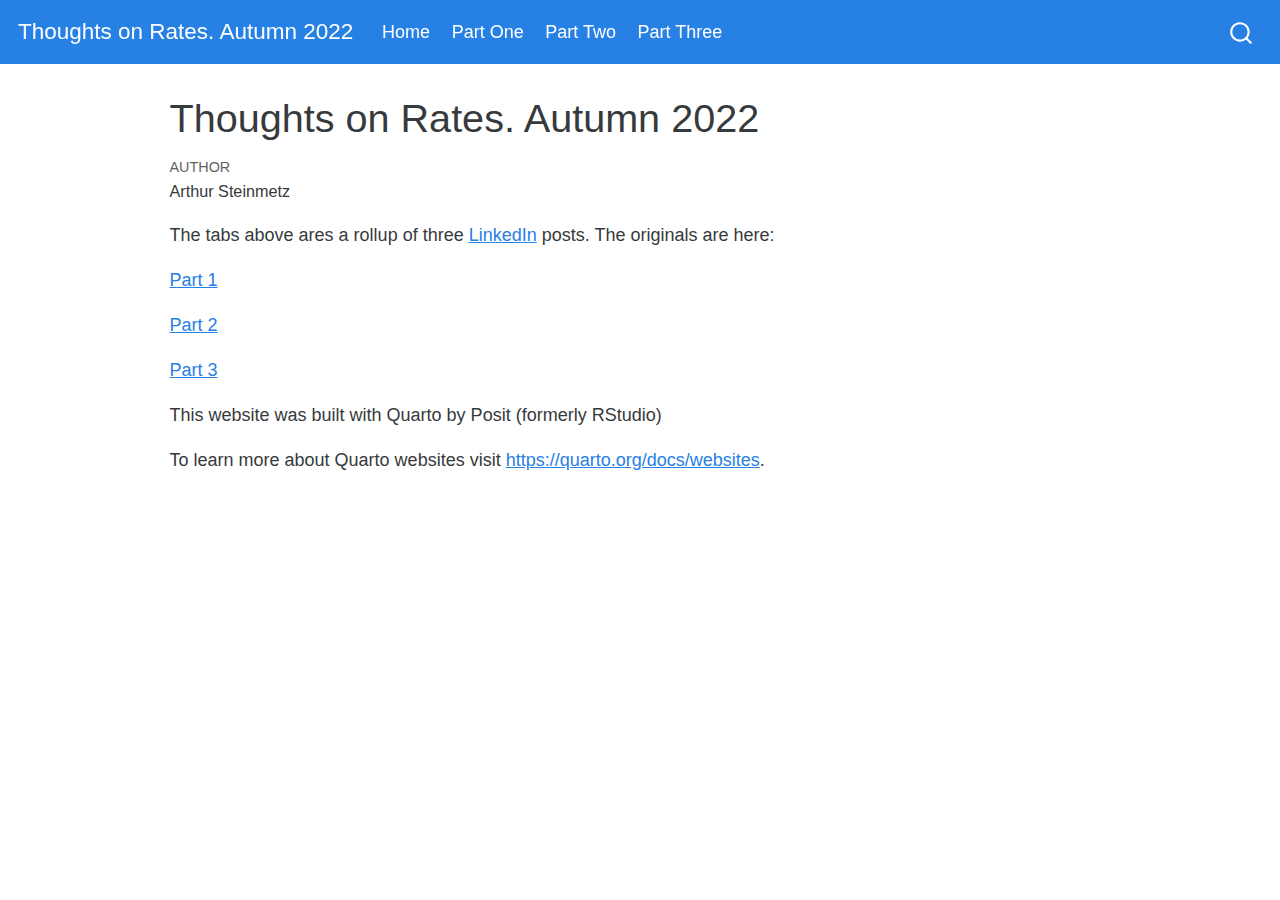
<file: docs/index.html>
<!DOCTYPE html>
<html xmlns="http://www.w3.org/1999/xhtml" lang="en" xml:lang="en"><head>

<meta charset="utf-8">
<meta name="generator" content="quarto-1.0.37">

<meta name="viewport" content="width=device-width, initial-scale=1.0, user-scalable=yes">

<meta name="author" content="Arthur Steinmetz">

<title>Thoughts on Rates. Autumn 2022</title>
<style>
code{white-space: pre-wrap;}
span.smallcaps{font-variant: small-caps;}
span.underline{text-decoration: underline;}
div.column{display: inline-block; vertical-align: top; width: 50%;}
div.hanging-indent{margin-left: 1.5em; text-indent: -1.5em;}
ul.task-list{list-style: none;}
</style>


<script src="site_libs/quarto-nav/quarto-nav.js"></script>
<script src="site_libs/quarto-nav/headroom.min.js"></script>
<script src="site_libs/clipboard/clipboard.min.js"></script>
<script src="site_libs/quarto-search/autocomplete.umd.js"></script>
<script src="site_libs/quarto-search/fuse.min.js"></script>
<script src="site_libs/quarto-search/quarto-search.js"></script>
<meta name="quarto:offset" content="./">
<script src="site_libs/quarto-html/quarto.js"></script>
<script src="site_libs/quarto-html/popper.min.js"></script>
<script src="site_libs/quarto-html/tippy.umd.min.js"></script>
<script src="site_libs/quarto-html/anchor.min.js"></script>
<link href="site_libs/quarto-html/tippy.css" rel="stylesheet">
<link href="site_libs/quarto-html/quarto-syntax-highlighting.css" rel="stylesheet" id="quarto-text-highlighting-styles">
<script src="site_libs/bootstrap/bootstrap.min.js"></script>
<link href="site_libs/bootstrap/bootstrap-icons.css" rel="stylesheet">
<link href="site_libs/bootstrap/bootstrap.min.css" rel="stylesheet" id="quarto-bootstrap" data-mode="light">
<script id="quarto-search-options" type="application/json">{
  "location": "navbar",
  "copy-button": false,
  "collapse-after": 3,
  "panel-placement": "end",
  "type": "overlay",
  "limit": 20,
  "language": {
    "search-no-results-text": "No results",
    "search-matching-documents-text": "matching documents",
    "search-copy-link-title": "Copy link to search",
    "search-hide-matches-text": "Hide additional matches",
    "search-more-match-text": "more match in this document",
    "search-more-matches-text": "more matches in this document",
    "search-clear-button-title": "Clear",
    "search-detached-cancel-button-title": "Cancel",
    "search-submit-button-title": "Submit"
  }
}</script>


<link rel="stylesheet" href="styles.css">
</head>

<body class="nav-fixed">

<div id="quarto-search-results"></div>
  <header id="quarto-header" class="headroom fixed-top">
    <nav class="navbar navbar-expand-lg navbar-dark ">
      <div class="navbar-container container-fluid">
      <a class="navbar-brand" href="./index.html">
    <span class="navbar-title">Thoughts on Rates. Autumn 2022</span>
  </a>
          <button class="navbar-toggler" type="button" data-bs-toggle="collapse" data-bs-target="#navbarCollapse" aria-controls="navbarCollapse" aria-expanded="false" aria-label="Toggle navigation" onclick="if (window.quartoToggleHeadroom) { window.quartoToggleHeadroom(); }">
  <span class="navbar-toggler-icon"></span>
</button>
          <div class="collapse navbar-collapse" id="navbarCollapse">
            <ul class="navbar-nav navbar-nav-scroll me-auto">
  <li class="nav-item">
    <a class="nav-link active" href="./index.html" aria-current="page">Home</a>
  </li>  
  <li class="nav-item">
    <a class="nav-link" href="./thoughts_pt1.html">Part One</a>
  </li>  
  <li class="nav-item">
    <a class="nav-link" href="./thoughts_pt2.html">Part Two</a>
  </li>  
  <li class="nav-item">
    <a class="nav-link" href="./thoughts_pt3.html">Part Three</a>
  </li>  
</ul>
              <div id="quarto-search" class="" title="Search"></div>
          </div> <!-- /navcollapse -->
      </div> <!-- /container-fluid -->
    </nav>
</header>
<!-- content -->
<div id="quarto-content" class="quarto-container page-columns page-rows-contents page-layout-article page-navbar">
<!-- sidebar -->
<!-- margin-sidebar -->
    <div id="quarto-margin-sidebar" class="sidebar margin-sidebar">
        
    </div>
<!-- main -->
<main class="content" id="quarto-document-content">

<header id="title-block-header" class="quarto-title-block default">
<div class="quarto-title">
<h1 class="title">Thoughts on Rates. Autumn 2022</h1>
</div>



<div class="quarto-title-meta">

    <div>
    <div class="quarto-title-meta-heading">Author</div>
    <div class="quarto-title-meta-contents">
             <p>Arthur Steinmetz </p>
          </div>
  </div>
    
    
  </div>
  

</header>

<p>The tabs above ares a rollup of three <a href="https://www.linkedin.com/in/asteinmetz/">LinkedIn</a> posts. The originals are here:</p>
<p><a href="https://www.linkedin.com/pulse/thoughts-rates-chart-pack-fall-2022-part-one-arthur-steinmetz/">Part 1</a></p>
<p><a href="https://www.linkedin.com/pulse/thoughts-rates-chart-pack-fall-2022-part-2-arthur-steinmetz/">Part 2</a></p>
<p><a href="https://www.linkedin.com/pulse/thoughts-rates-chart-pack-fall-2022-part-3-arthur-steinmetz/">Part 3</a></p>
<p>This website was built with Quarto by Posit (formerly RStudio)</p>
<p>To learn more about Quarto websites visit <a href="https://quarto.org/docs/websites" class="uri">https://quarto.org/docs/websites</a>.</p>



</main> <!-- /main -->
<script id="quarto-html-after-body" type="application/javascript">
window.document.addEventListener("DOMContentLoaded", function (event) {
  const toggleBodyColorMode = (bsSheetEl) => {
    const mode = bsSheetEl.getAttribute("data-mode");
    const bodyEl = window.document.querySelector("body");
    if (mode === "dark") {
      bodyEl.classList.add("quarto-dark");
      bodyEl.classList.remove("quarto-light");
    } else {
      bodyEl.classList.add("quarto-light");
      bodyEl.classList.remove("quarto-dark");
    }
  }
  const toggleBodyColorPrimary = () => {
    const bsSheetEl = window.document.querySelector("link#quarto-bootstrap");
    if (bsSheetEl) {
      toggleBodyColorMode(bsSheetEl);
    }
  }
  toggleBodyColorPrimary();  
  const icon = "";
  const anchorJS = new window.AnchorJS();
  anchorJS.options = {
    placement: 'right',
    icon: icon
  };
  anchorJS.add('.anchored');
  const clipboard = new window.ClipboardJS('.code-copy-button', {
    target: function(trigger) {
      return trigger.previousElementSibling;
    }
  });
  clipboard.on('success', function(e) {
    // button target
    const button = e.trigger;
    // don't keep focus
    button.blur();
    // flash "checked"
    button.classList.add('code-copy-button-checked');
    var currentTitle = button.getAttribute("title");
    button.setAttribute("title", "Copied!");
    setTimeout(function() {
      button.setAttribute("title", currentTitle);
      button.classList.remove('code-copy-button-checked');
    }, 1000);
    // clear code selection
    e.clearSelection();
  });
  function tippyHover(el, contentFn) {
    const config = {
      allowHTML: true,
      content: contentFn,
      maxWidth: 500,
      delay: 100,
      arrow: false,
      appendTo: function(el) {
          return el.parentElement;
      },
      interactive: true,
      interactiveBorder: 10,
      theme: 'quarto',
      placement: 'bottom-start'
    };
    window.tippy(el, config); 
  }
  const noterefs = window.document.querySelectorAll('a[role="doc-noteref"]');
  for (var i=0; i<noterefs.length; i++) {
    const ref = noterefs[i];
    tippyHover(ref, function() {
      let href = ref.getAttribute('href');
      try { href = new URL(href).hash; } catch {}
      const id = href.replace(/^#\/?/, "");
      const note = window.document.getElementById(id);
      return note.innerHTML;
    });
  }
  var bibliorefs = window.document.querySelectorAll('a[role="doc-biblioref"]');
  for (var i=0; i<bibliorefs.length; i++) {
    const ref = bibliorefs[i];
    const cites = ref.parentNode.getAttribute('data-cites').split(' ');
    tippyHover(ref, function() {
      var popup = window.document.createElement('div');
      cites.forEach(function(cite) {
        var citeDiv = window.document.createElement('div');
        citeDiv.classList.add('hanging-indent');
        citeDiv.classList.add('csl-entry');
        var biblioDiv = window.document.getElementById('ref-' + cite);
        if (biblioDiv) {
          citeDiv.innerHTML = biblioDiv.innerHTML;
        }
        popup.appendChild(citeDiv);
      });
      return popup.innerHTML;
    });
  }
});
</script>
</div> <!-- /content -->



</body></html>
</file>
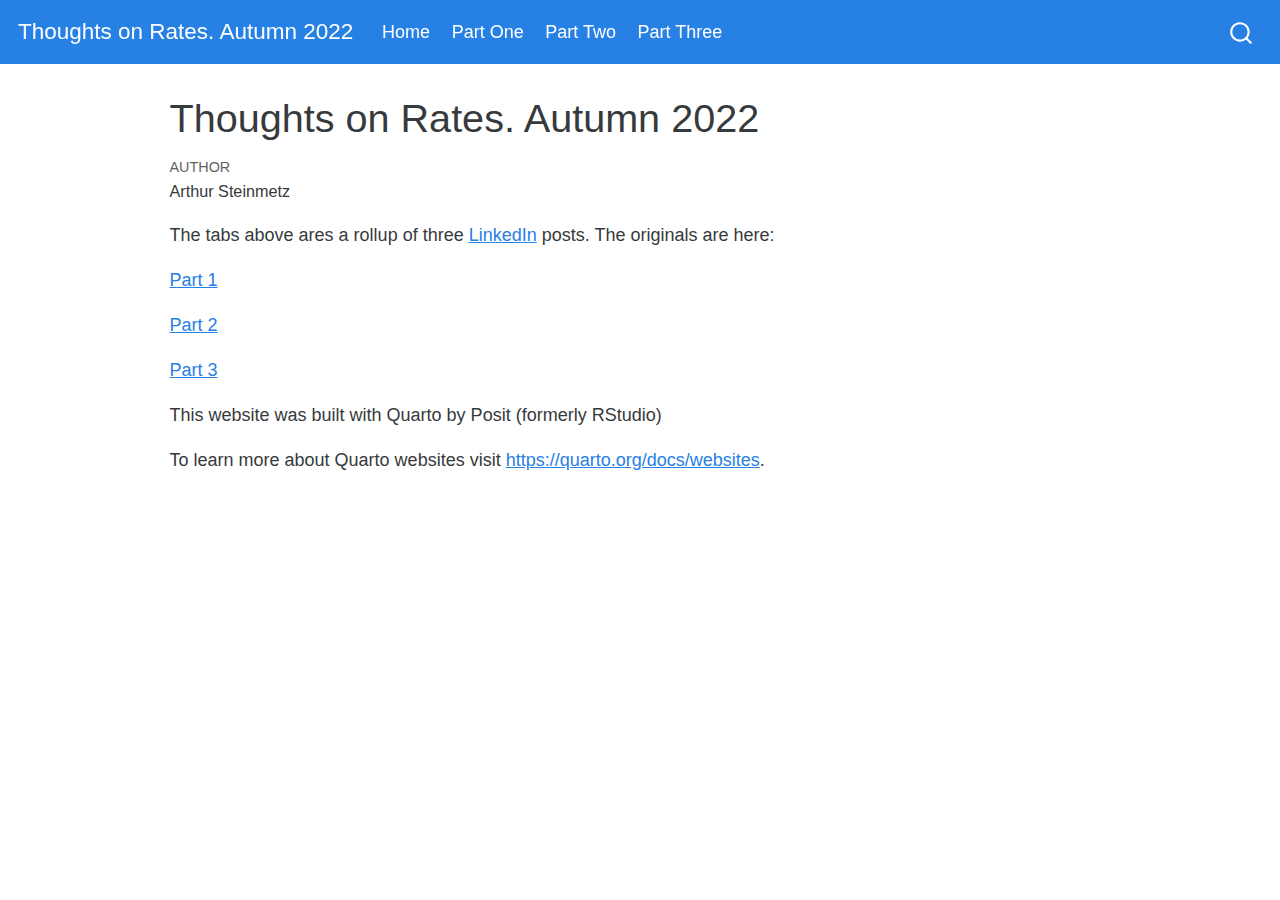
<file: site/index.html>
<!DOCTYPE html>
<html xmlns="http://www.w3.org/1999/xhtml" lang="en" xml:lang="en"><head>

<meta charset="utf-8">
<meta name="generator" content="quarto-1.0.37">

<meta name="viewport" content="width=device-width, initial-scale=1.0, user-scalable=yes">

<meta name="author" content="Arthur Steinmetz">

<title>Thoughts on Rates. Autumn 2022</title>
<style>
code{white-space: pre-wrap;}
span.smallcaps{font-variant: small-caps;}
span.underline{text-decoration: underline;}
div.column{display: inline-block; vertical-align: top; width: 50%;}
div.hanging-indent{margin-left: 1.5em; text-indent: -1.5em;}
ul.task-list{list-style: none;}
</style>


<script src="site_libs/quarto-nav/quarto-nav.js"></script>
<script src="site_libs/quarto-nav/headroom.min.js"></script>
<script src="site_libs/clipboard/clipboard.min.js"></script>
<script src="site_libs/quarto-search/autocomplete.umd.js"></script>
<script src="site_libs/quarto-search/fuse.min.js"></script>
<script src="site_libs/quarto-search/quarto-search.js"></script>
<meta name="quarto:offset" content="./">
<script src="site_libs/quarto-html/quarto.js"></script>
<script src="site_libs/quarto-html/popper.min.js"></script>
<script src="site_libs/quarto-html/tippy.umd.min.js"></script>
<script src="site_libs/quarto-html/anchor.min.js"></script>
<link href="site_libs/quarto-html/tippy.css" rel="stylesheet">
<link href="site_libs/quarto-html/quarto-syntax-highlighting.css" rel="stylesheet" id="quarto-text-highlighting-styles">
<script src="site_libs/bootstrap/bootstrap.min.js"></script>
<link href="site_libs/bootstrap/bootstrap-icons.css" rel="stylesheet">
<link href="site_libs/bootstrap/bootstrap.min.css" rel="stylesheet" id="quarto-bootstrap" data-mode="light">
<script id="quarto-search-options" type="application/json">{
  "location": "navbar",
  "copy-button": false,
  "collapse-after": 3,
  "panel-placement": "end",
  "type": "overlay",
  "limit": 20,
  "language": {
    "search-no-results-text": "No results",
    "search-matching-documents-text": "matching documents",
    "search-copy-link-title": "Copy link to search",
    "search-hide-matches-text": "Hide additional matches",
    "search-more-match-text": "more match in this document",
    "search-more-matches-text": "more matches in this document",
    "search-clear-button-title": "Clear",
    "search-detached-cancel-button-title": "Cancel",
    "search-submit-button-title": "Submit"
  }
}</script>


<link rel="stylesheet" href="styles.css">
</head>

<body class="nav-fixed">

<div id="quarto-search-results"></div>
  <header id="quarto-header" class="headroom fixed-top">
    <nav class="navbar navbar-expand-lg navbar-dark ">
      <div class="navbar-container container-fluid">
      <a class="navbar-brand" href="./index.html">
    <span class="navbar-title">Thoughts on Rates. Autumn 2022</span>
  </a>
          <button class="navbar-toggler" type="button" data-bs-toggle="collapse" data-bs-target="#navbarCollapse" aria-controls="navbarCollapse" aria-expanded="false" aria-label="Toggle navigation" onclick="if (window.quartoToggleHeadroom) { window.quartoToggleHeadroom(); }">
  <span class="navbar-toggler-icon"></span>
</button>
          <div class="collapse navbar-collapse" id="navbarCollapse">
            <ul class="navbar-nav navbar-nav-scroll me-auto">
  <li class="nav-item">
    <a class="nav-link active" href="./index.html" aria-current="page">Home</a>
  </li>  
  <li class="nav-item">
    <a class="nav-link" href="./thoughts_on_rates_pt1.html">Part One</a>
  </li>  
  <li class="nav-item">
    <a class="nav-link" href="./thoughts_on_rates_pt2.html">Part Two</a>
  </li>  
  <li class="nav-item">
    <a class="nav-link" href="./thoughts_on_rates_pt3.html">Part Three</a>
  </li>  
</ul>
              <div id="quarto-search" class="" title="Search"></div>
          </div> <!-- /navcollapse -->
      </div> <!-- /container-fluid -->
    </nav>
</header>
<!-- content -->
<div id="quarto-content" class="quarto-container page-columns page-rows-contents page-layout-article page-navbar">
<!-- sidebar -->
<!-- margin-sidebar -->
    <div id="quarto-margin-sidebar" class="sidebar margin-sidebar">
        
    </div>
<!-- main -->
<main class="content" id="quarto-document-content">

<header id="title-block-header" class="quarto-title-block default">
<div class="quarto-title">
<h1 class="title">Thoughts on Rates. Autumn 2022</h1>
</div>



<div class="quarto-title-meta">

    <div>
    <div class="quarto-title-meta-heading">Author</div>
    <div class="quarto-title-meta-contents">
             <p>Arthur Steinmetz </p>
          </div>
  </div>
    
    
  </div>
  

</header>

<p>The tabs above ares a rollup of three <a href="https://www.linkedin.com/in/asteinmetz/">LinkedIn</a> posts. The originals are here:</p>
<p><a href="https://www.linkedin.com/pulse/thoughts-rates-chart-pack-fall-2022-part-one-arthur-steinmetz/">Part 1</a></p>
<p><a href="https://www.linkedin.com/pulse/thoughts-rates-chart-pack-fall-2022-part-2-arthur-steinmetz/">Part 2</a></p>
<p><a href="https://www.linkedin.com/pulse/thoughts-rates-chart-pack-fall-2022-part-3-arthur-steinmetz/">Part 3</a></p>
<p>This website was built with Quarto by Posit (formerly RStudio)</p>
<p>To learn more about Quarto websites visit <a href="https://quarto.org/docs/websites" class="uri">https://quarto.org/docs/websites</a>.</p>



</main> <!-- /main -->
<script id="quarto-html-after-body" type="application/javascript">
window.document.addEventListener("DOMContentLoaded", function (event) {
  const toggleBodyColorMode = (bsSheetEl) => {
    const mode = bsSheetEl.getAttribute("data-mode");
    const bodyEl = window.document.querySelector("body");
    if (mode === "dark") {
      bodyEl.classList.add("quarto-dark");
      bodyEl.classList.remove("quarto-light");
    } else {
      bodyEl.classList.add("quarto-light");
      bodyEl.classList.remove("quarto-dark");
    }
  }
  const toggleBodyColorPrimary = () => {
    const bsSheetEl = window.document.querySelector("link#quarto-bootstrap");
    if (bsSheetEl) {
      toggleBodyColorMode(bsSheetEl);
    }
  }
  toggleBodyColorPrimary();  
  const icon = "";
  const anchorJS = new window.AnchorJS();
  anchorJS.options = {
    placement: 'right',
    icon: icon
  };
  anchorJS.add('.anchored');
  const clipboard = new window.ClipboardJS('.code-copy-button', {
    target: function(trigger) {
      return trigger.previousElementSibling;
    }
  });
  clipboard.on('success', function(e) {
    // button target
    const button = e.trigger;
    // don't keep focus
    button.blur();
    // flash "checked"
    button.classList.add('code-copy-button-checked');
    var currentTitle = button.getAttribute("title");
    button.setAttribute("title", "Copied!");
    setTimeout(function() {
      button.setAttribute("title", currentTitle);
      button.classList.remove('code-copy-button-checked');
    }, 1000);
    // clear code selection
    e.clearSelection();
  });
  function tippyHover(el, contentFn) {
    const config = {
      allowHTML: true,
      content: contentFn,
      maxWidth: 500,
      delay: 100,
      arrow: false,
      appendTo: function(el) {
          return el.parentElement;
      },
      interactive: true,
      interactiveBorder: 10,
      theme: 'quarto',
      placement: 'bottom-start'
    };
    window.tippy(el, config); 
  }
  const noterefs = window.document.querySelectorAll('a[role="doc-noteref"]');
  for (var i=0; i<noterefs.length; i++) {
    const ref = noterefs[i];
    tippyHover(ref, function() {
      let href = ref.getAttribute('href');
      try { href = new URL(href).hash; } catch {}
      const id = href.replace(/^#\/?/, "");
      const note = window.document.getElementById(id);
      return note.innerHTML;
    });
  }
  var bibliorefs = window.document.querySelectorAll('a[role="doc-biblioref"]');
  for (var i=0; i<bibliorefs.length; i++) {
    const ref = bibliorefs[i];
    const cites = ref.parentNode.getAttribute('data-cites').split(' ');
    tippyHover(ref, function() {
      var popup = window.document.createElement('div');
      cites.forEach(function(cite) {
        var citeDiv = window.document.createElement('div');
        citeDiv.classList.add('hanging-indent');
        citeDiv.classList.add('csl-entry');
        var biblioDiv = window.document.getElementById('ref-' + cite);
        if (biblioDiv) {
          citeDiv.innerHTML = biblioDiv.innerHTML;
        }
        popup.appendChild(citeDiv);
      });
      return popup.innerHTML;
    });
  }
});
</script>
</div> <!-- /content -->



</body></html>
</file>
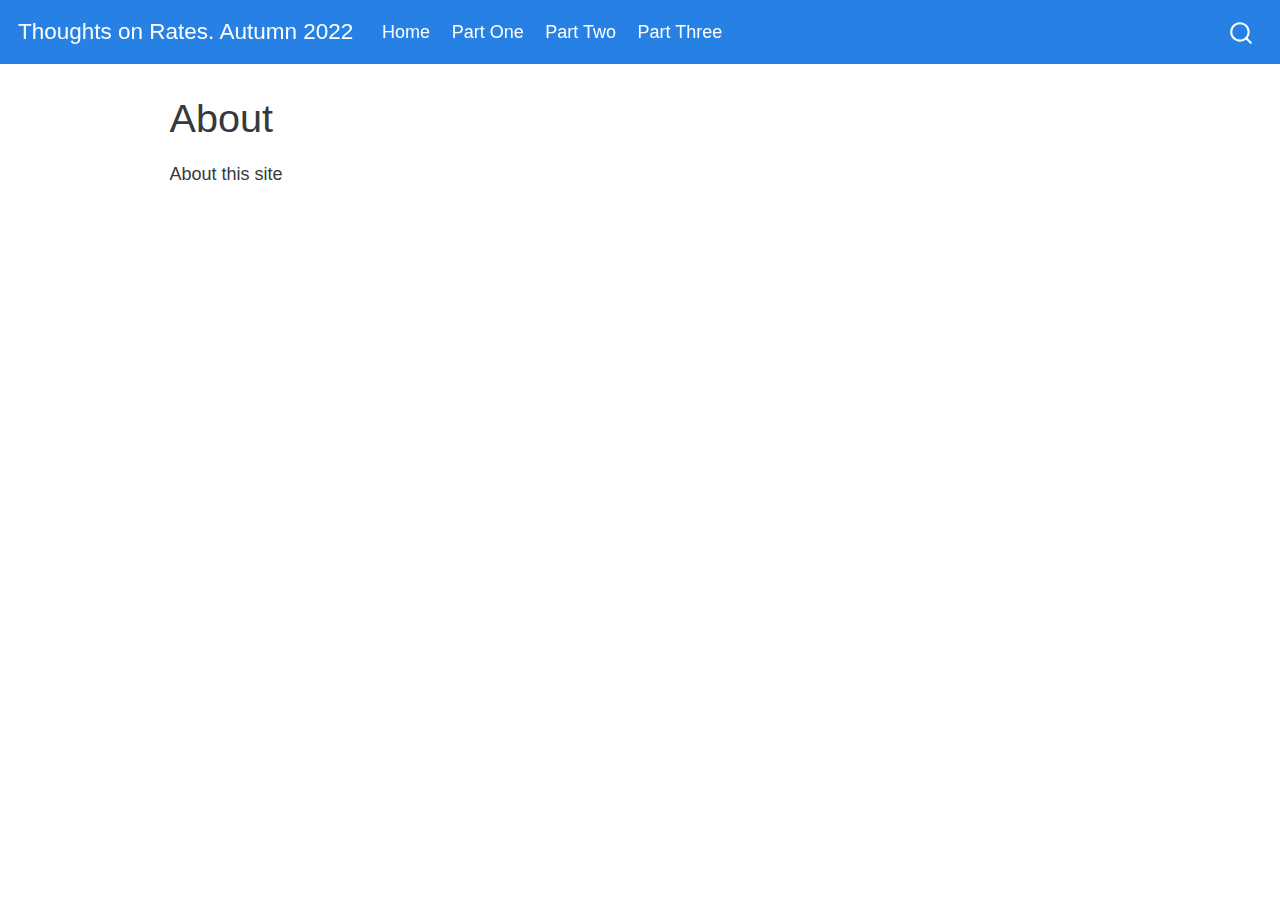
<file: docs/about.html>
<!DOCTYPE html>
<html xmlns="http://www.w3.org/1999/xhtml" lang="en" xml:lang="en"><head>

<meta charset="utf-8">
<meta name="generator" content="quarto-1.0.37">

<meta name="viewport" content="width=device-width, initial-scale=1.0, user-scalable=yes">


<title>Thoughts on Rates. Autumn 2022 - About</title>
<style>
code{white-space: pre-wrap;}
span.smallcaps{font-variant: small-caps;}
span.underline{text-decoration: underline;}
div.column{display: inline-block; vertical-align: top; width: 50%;}
div.hanging-indent{margin-left: 1.5em; text-indent: -1.5em;}
ul.task-list{list-style: none;}
</style>


<script src="site_libs/quarto-nav/quarto-nav.js"></script>
<script src="site_libs/quarto-nav/headroom.min.js"></script>
<script src="site_libs/clipboard/clipboard.min.js"></script>
<script src="site_libs/quarto-search/autocomplete.umd.js"></script>
<script src="site_libs/quarto-search/fuse.min.js"></script>
<script src="site_libs/quarto-search/quarto-search.js"></script>
<meta name="quarto:offset" content="./">
<script src="site_libs/quarto-html/quarto.js"></script>
<script src="site_libs/quarto-html/popper.min.js"></script>
<script src="site_libs/quarto-html/tippy.umd.min.js"></script>
<script src="site_libs/quarto-html/anchor.min.js"></script>
<link href="site_libs/quarto-html/tippy.css" rel="stylesheet">
<link href="site_libs/quarto-html/quarto-syntax-highlighting.css" rel="stylesheet" id="quarto-text-highlighting-styles">
<script src="site_libs/bootstrap/bootstrap.min.js"></script>
<link href="site_libs/bootstrap/bootstrap-icons.css" rel="stylesheet">
<link href="site_libs/bootstrap/bootstrap.min.css" rel="stylesheet" id="quarto-bootstrap" data-mode="light">
<script id="quarto-search-options" type="application/json">{
  "location": "navbar",
  "copy-button": false,
  "collapse-after": 3,
  "panel-placement": "end",
  "type": "overlay",
  "limit": 20,
  "language": {
    "search-no-results-text": "No results",
    "search-matching-documents-text": "matching documents",
    "search-copy-link-title": "Copy link to search",
    "search-hide-matches-text": "Hide additional matches",
    "search-more-match-text": "more match in this document",
    "search-more-matches-text": "more matches in this document",
    "search-clear-button-title": "Clear",
    "search-detached-cancel-button-title": "Cancel",
    "search-submit-button-title": "Submit"
  }
}</script>


<link rel="stylesheet" href="styles.css">
</head>

<body class="nav-fixed">

<div id="quarto-search-results"></div>
  <header id="quarto-header" class="headroom fixed-top">
    <nav class="navbar navbar-expand-lg navbar-dark ">
      <div class="navbar-container container-fluid">
      <a class="navbar-brand" href="./index.html">
    <span class="navbar-title">Thoughts on Rates. Autumn 2022</span>
  </a>
          <button class="navbar-toggler" type="button" data-bs-toggle="collapse" data-bs-target="#navbarCollapse" aria-controls="navbarCollapse" aria-expanded="false" aria-label="Toggle navigation" onclick="if (window.quartoToggleHeadroom) { window.quartoToggleHeadroom(); }">
  <span class="navbar-toggler-icon"></span>
</button>
          <div class="collapse navbar-collapse" id="navbarCollapse">
            <ul class="navbar-nav navbar-nav-scroll me-auto">
  <li class="nav-item">
    <a class="nav-link" href="./index.html">Home</a>
  </li>  
  <li class="nav-item">
    <a class="nav-link" href="./thoughts_pt1.html">Part One</a>
  </li>  
  <li class="nav-item">
    <a class="nav-link" href="./thoughts_pt2.html">Part Two</a>
  </li>  
  <li class="nav-item">
    <a class="nav-link" href="./thoughts_pt3.html">Part Three</a>
  </li>  
</ul>
              <div id="quarto-search" class="" title="Search"></div>
          </div> <!-- /navcollapse -->
      </div> <!-- /container-fluid -->
    </nav>
</header>
<!-- content -->
<div id="quarto-content" class="quarto-container page-columns page-rows-contents page-layout-article page-navbar">
<!-- sidebar -->
<!-- margin-sidebar -->
    <div id="quarto-margin-sidebar" class="sidebar margin-sidebar">
        
    </div>
<!-- main -->
<main class="content" id="quarto-document-content">

<header id="title-block-header" class="quarto-title-block default">
<div class="quarto-title">
<h1 class="title">About</h1>
</div>



<div class="quarto-title-meta">

    
    
  </div>
  

</header>

<p>About this site</p>



</main> <!-- /main -->
<script id="quarto-html-after-body" type="application/javascript">
window.document.addEventListener("DOMContentLoaded", function (event) {
  const toggleBodyColorMode = (bsSheetEl) => {
    const mode = bsSheetEl.getAttribute("data-mode");
    const bodyEl = window.document.querySelector("body");
    if (mode === "dark") {
      bodyEl.classList.add("quarto-dark");
      bodyEl.classList.remove("quarto-light");
    } else {
      bodyEl.classList.add("quarto-light");
      bodyEl.classList.remove("quarto-dark");
    }
  }
  const toggleBodyColorPrimary = () => {
    const bsSheetEl = window.document.querySelector("link#quarto-bootstrap");
    if (bsSheetEl) {
      toggleBodyColorMode(bsSheetEl);
    }
  }
  toggleBodyColorPrimary();  
  const icon = "";
  const anchorJS = new window.AnchorJS();
  anchorJS.options = {
    placement: 'right',
    icon: icon
  };
  anchorJS.add('.anchored');
  const clipboard = new window.ClipboardJS('.code-copy-button', {
    target: function(trigger) {
      return trigger.previousElementSibling;
    }
  });
  clipboard.on('success', function(e) {
    // button target
    const button = e.trigger;
    // don't keep focus
    button.blur();
    // flash "checked"
    button.classList.add('code-copy-button-checked');
    var currentTitle = button.getAttribute("title");
    button.setAttribute("title", "Copied!");
    setTimeout(function() {
      button.setAttribute("title", currentTitle);
      button.classList.remove('code-copy-button-checked');
    }, 1000);
    // clear code selection
    e.clearSelection();
  });
  function tippyHover(el, contentFn) {
    const config = {
      allowHTML: true,
      content: contentFn,
      maxWidth: 500,
      delay: 100,
      arrow: false,
      appendTo: function(el) {
          return el.parentElement;
      },
      interactive: true,
      interactiveBorder: 10,
      theme: 'quarto',
      placement: 'bottom-start'
    };
    window.tippy(el, config); 
  }
  const noterefs = window.document.querySelectorAll('a[role="doc-noteref"]');
  for (var i=0; i<noterefs.length; i++) {
    const ref = noterefs[i];
    tippyHover(ref, function() {
      let href = ref.getAttribute('href');
      try { href = new URL(href).hash; } catch {}
      const id = href.replace(/^#\/?/, "");
      const note = window.document.getElementById(id);
      return note.innerHTML;
    });
  }
  var bibliorefs = window.document.querySelectorAll('a[role="doc-biblioref"]');
  for (var i=0; i<bibliorefs.length; i++) {
    const ref = bibliorefs[i];
    const cites = ref.parentNode.getAttribute('data-cites').split(' ');
    tippyHover(ref, function() {
      var popup = window.document.createElement('div');
      cites.forEach(function(cite) {
        var citeDiv = window.document.createElement('div');
        citeDiv.classList.add('hanging-indent');
        citeDiv.classList.add('csl-entry');
        var biblioDiv = window.document.getElementById('ref-' + cite);
        if (biblioDiv) {
          citeDiv.innerHTML = biblioDiv.innerHTML;
        }
        popup.appendChild(citeDiv);
      });
      return popup.innerHTML;
    });
  }
});
</script>
</div> <!-- /content -->



</body></html>
</file>
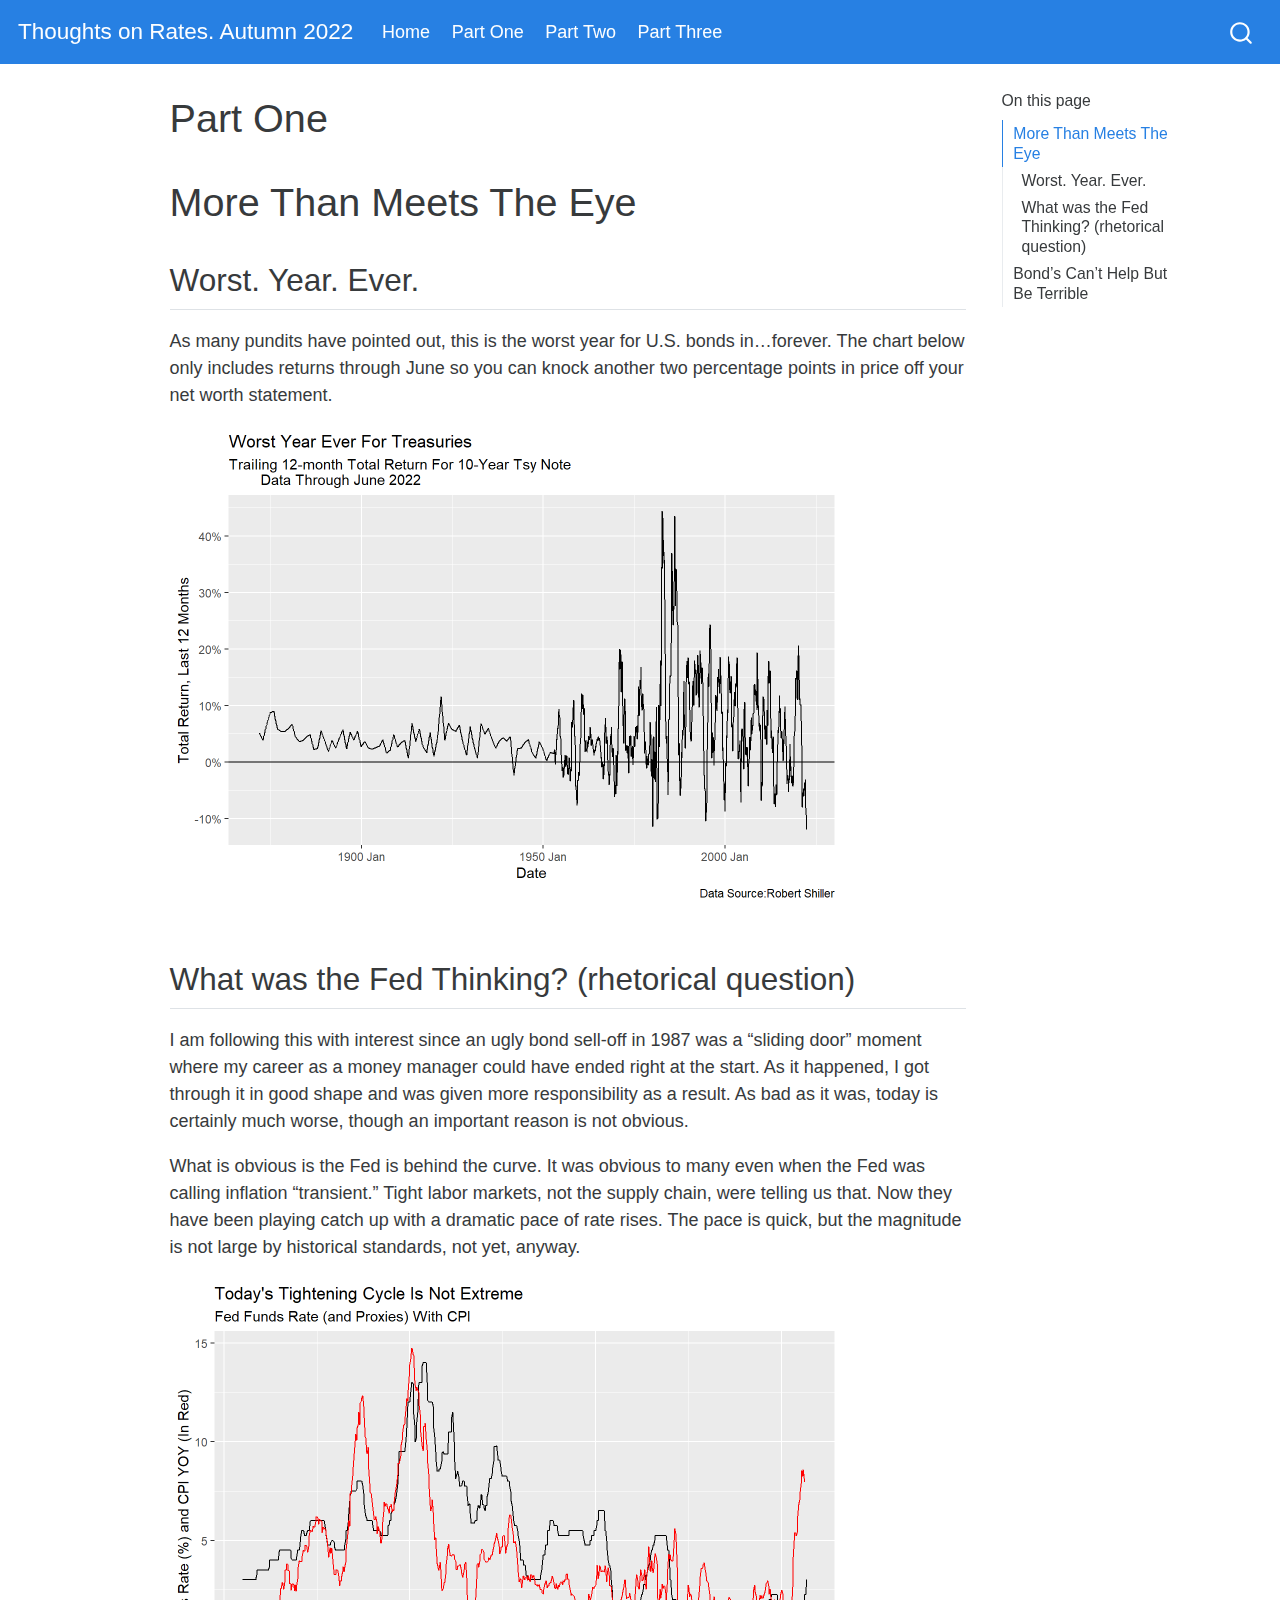
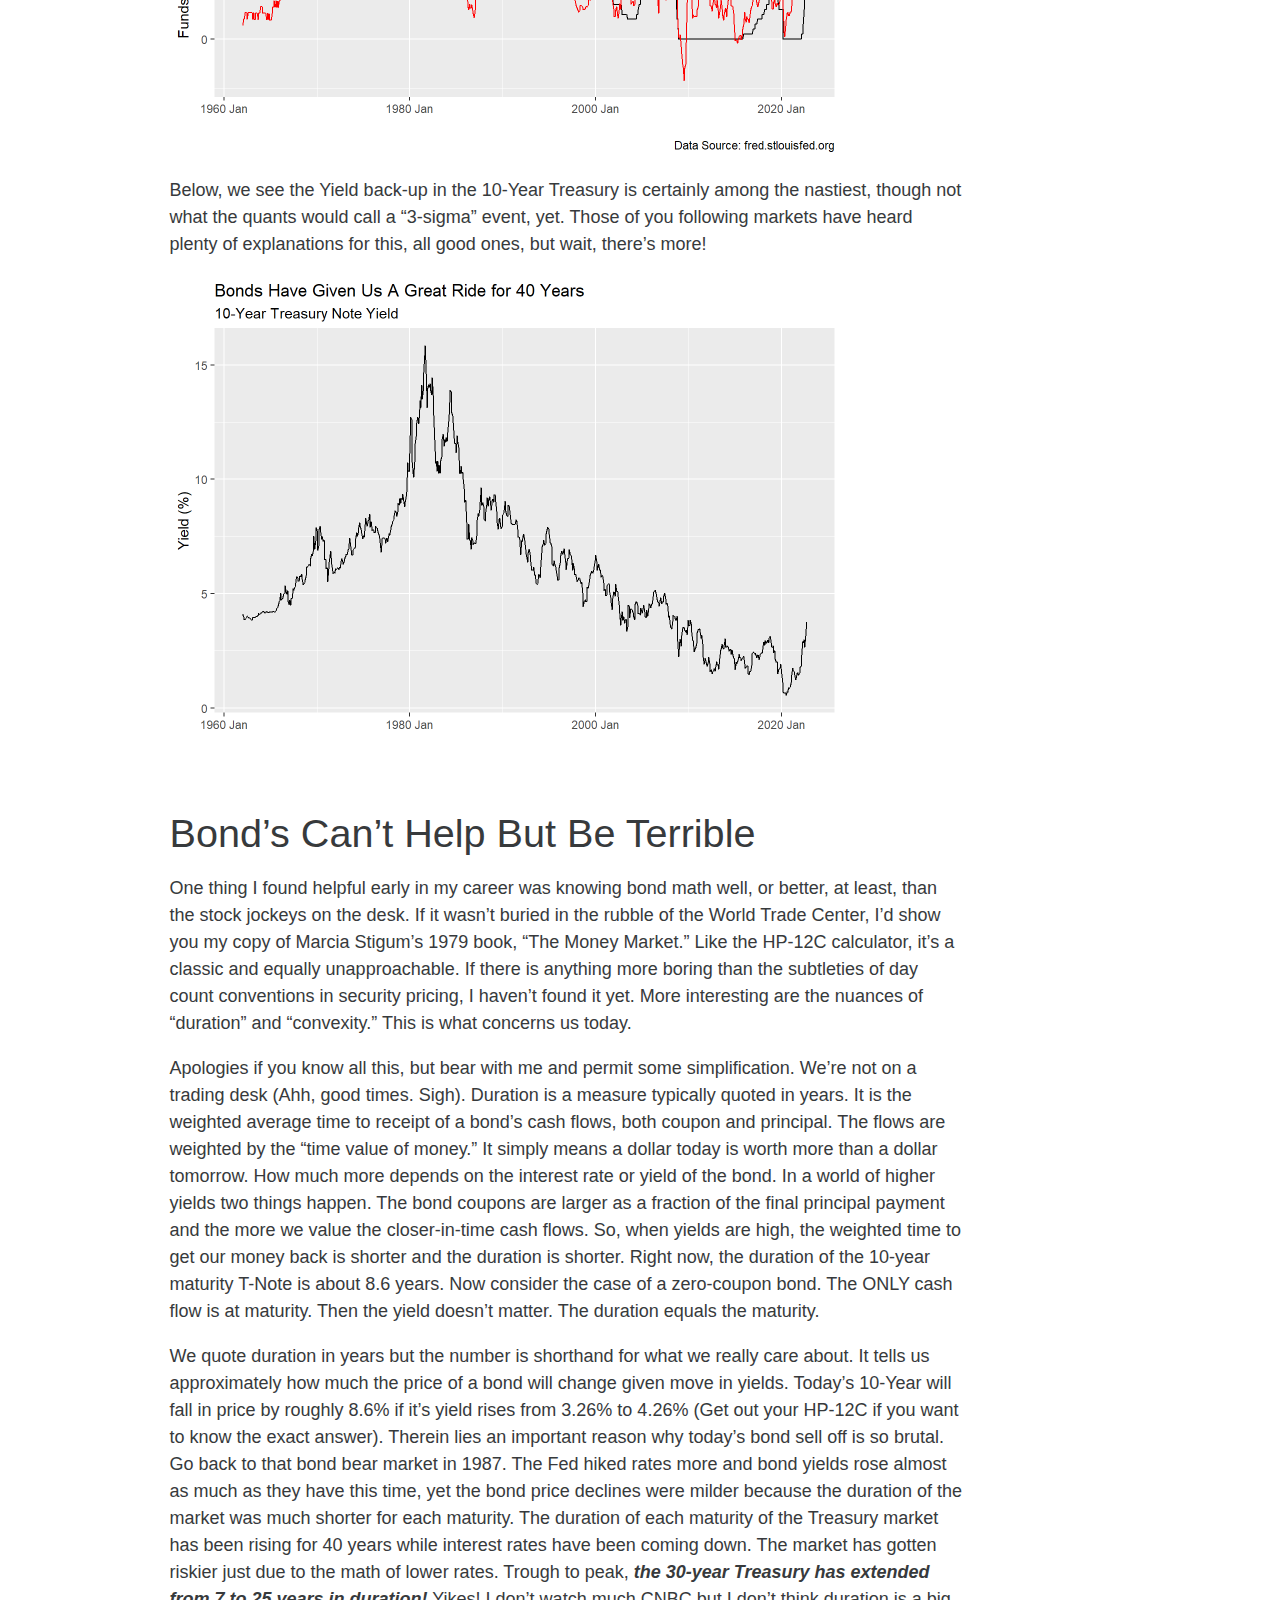
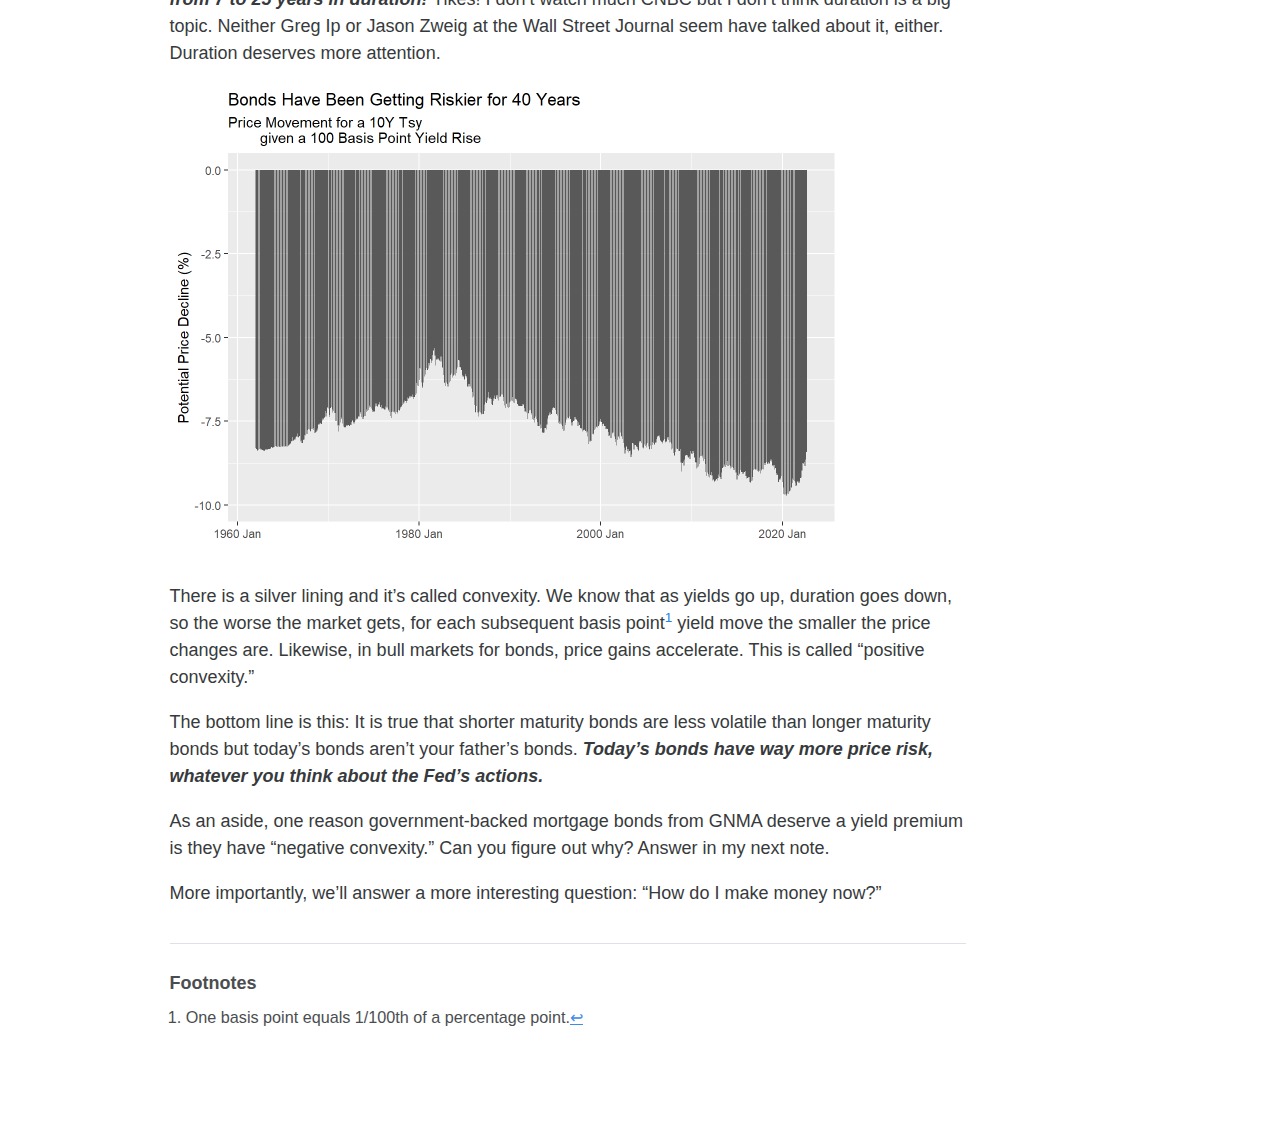
<file: docs/thoughts_pt1.html>
<!DOCTYPE html>
<html xmlns="http://www.w3.org/1999/xhtml" lang="en" xml:lang="en"><head>

<meta charset="utf-8">
<meta name="generator" content="quarto-1.0.37">

<meta name="viewport" content="width=device-width, initial-scale=1.0, user-scalable=yes">


<title>Thoughts on Rates. Autumn 2022 - Part One</title>
<style>
code{white-space: pre-wrap;}
span.smallcaps{font-variant: small-caps;}
span.underline{text-decoration: underline;}
div.column{display: inline-block; vertical-align: top; width: 50%;}
div.hanging-indent{margin-left: 1.5em; text-indent: -1.5em;}
ul.task-list{list-style: none;}
</style>


<script src="site_libs/quarto-nav/quarto-nav.js"></script>
<script src="site_libs/quarto-nav/headroom.min.js"></script>
<script src="site_libs/clipboard/clipboard.min.js"></script>
<script src="site_libs/quarto-search/autocomplete.umd.js"></script>
<script src="site_libs/quarto-search/fuse.min.js"></script>
<script src="site_libs/quarto-search/quarto-search.js"></script>
<meta name="quarto:offset" content="./">
<script src="site_libs/quarto-html/quarto.js"></script>
<script src="site_libs/quarto-html/popper.min.js"></script>
<script src="site_libs/quarto-html/tippy.umd.min.js"></script>
<script src="site_libs/quarto-html/anchor.min.js"></script>
<link href="site_libs/quarto-html/tippy.css" rel="stylesheet">
<link href="site_libs/quarto-html/quarto-syntax-highlighting.css" rel="stylesheet" id="quarto-text-highlighting-styles">
<script src="site_libs/bootstrap/bootstrap.min.js"></script>
<link href="site_libs/bootstrap/bootstrap-icons.css" rel="stylesheet">
<link href="site_libs/bootstrap/bootstrap.min.css" rel="stylesheet" id="quarto-bootstrap" data-mode="light">
<script id="quarto-search-options" type="application/json">{
  "location": "navbar",
  "copy-button": false,
  "collapse-after": 3,
  "panel-placement": "end",
  "type": "overlay",
  "limit": 20,
  "language": {
    "search-no-results-text": "No results",
    "search-matching-documents-text": "matching documents",
    "search-copy-link-title": "Copy link to search",
    "search-hide-matches-text": "Hide additional matches",
    "search-more-match-text": "more match in this document",
    "search-more-matches-text": "more matches in this document",
    "search-clear-button-title": "Clear",
    "search-detached-cancel-button-title": "Cancel",
    "search-submit-button-title": "Submit"
  }
}</script>


<link rel="stylesheet" href="styles.css">
</head>

<body class="nav-fixed">

<div id="quarto-search-results"></div>
  <header id="quarto-header" class="headroom fixed-top">
    <nav class="navbar navbar-expand-lg navbar-dark ">
      <div class="navbar-container container-fluid">
      <a class="navbar-brand" href="./index.html">
    <span class="navbar-title">Thoughts on Rates. Autumn 2022</span>
  </a>
          <button class="navbar-toggler" type="button" data-bs-toggle="collapse" data-bs-target="#navbarCollapse" aria-controls="navbarCollapse" aria-expanded="false" aria-label="Toggle navigation" onclick="if (window.quartoToggleHeadroom) { window.quartoToggleHeadroom(); }">
  <span class="navbar-toggler-icon"></span>
</button>
          <div class="collapse navbar-collapse" id="navbarCollapse">
            <ul class="navbar-nav navbar-nav-scroll me-auto">
  <li class="nav-item">
    <a class="nav-link" href="./index.html">Home</a>
  </li>  
  <li class="nav-item">
    <a class="nav-link active" href="./thoughts_pt1.html" aria-current="page">Part One</a>
  </li>  
  <li class="nav-item">
    <a class="nav-link" href="./thoughts_pt2.html">Part Two</a>
  </li>  
  <li class="nav-item">
    <a class="nav-link" href="./thoughts_pt3.html">Part Three</a>
  </li>  
</ul>
              <div id="quarto-search" class="" title="Search"></div>
          </div> <!-- /navcollapse -->
      </div> <!-- /container-fluid -->
    </nav>
</header>
<!-- content -->
<div id="quarto-content" class="quarto-container page-columns page-rows-contents page-layout-article page-navbar">
<!-- sidebar -->
<!-- margin-sidebar -->
    <div id="quarto-margin-sidebar" class="sidebar margin-sidebar">
        <nav id="TOC" role="doc-toc">
    <h2 id="toc-title">On this page</h2>
   
  <ul>
  <li><a href="#more-than-meets-the-eye" id="toc-more-than-meets-the-eye" class="nav-link active" data-scroll-target="#more-than-meets-the-eye">More Than Meets The Eye</a>
  <ul class="collapse">
  <li><a href="#worst.-year.-ever." id="toc-worst.-year.-ever." class="nav-link" data-scroll-target="#worst.-year.-ever.">Worst. Year. Ever.</a></li>
  <li><a href="#what-was-the-fed-thinking-rhetorical-question" id="toc-what-was-the-fed-thinking-rhetorical-question" class="nav-link" data-scroll-target="#what-was-the-fed-thinking-rhetorical-question">What was the Fed Thinking? (rhetorical question)</a></li>
  </ul></li>
  <li><a href="#bonds-cant-help-but-be-terrible" id="toc-bonds-cant-help-but-be-terrible" class="nav-link" data-scroll-target="#bonds-cant-help-but-be-terrible">Bond’s Can’t Help But Be Terrible</a></li>
  </ul>
</nav>
    </div>
<!-- main -->
<main class="content" id="quarto-document-content">

<header id="title-block-header" class="quarto-title-block default">
<div class="quarto-title">
<h1 class="title">Part One</h1>
</div>



<div class="quarto-title-meta">

    
    
  </div>
  

</header>

<section id="more-than-meets-the-eye" class="level1">
<h1>More Than Meets The Eye</h1>
<div class="cell">

</div>
<section id="worst.-year.-ever." class="level2">
<h2 class="anchored" data-anchor-id="worst.-year.-ever.">Worst. Year. Ever.</h2>
<p>As many pundits have pointed out, this is the worst year for U.S. bonds in…forever. The chart below only includes returns through June so you can knock another two percentage points in price off your net worth statement.</p>
<div class="cell">
<div class="cell-output-display">
<p><img src="thoughts_pt1_files/figure-html/tsy_ret-1.png" class="img-fluid" width="672"></p>
</div>
</div>
</section>
<section id="what-was-the-fed-thinking-rhetorical-question" class="level2">
<h2 class="anchored" data-anchor-id="what-was-the-fed-thinking-rhetorical-question">What was the Fed Thinking? (rhetorical question)</h2>
<p>I am following this with interest since an ugly bond sell-off in 1987 was a “sliding door” moment where my career as a money manager could have ended right at the start. As it happened, I got through it in good shape and was given more responsibility as a result. As bad as it was, today is certainly much worse, though an important reason is not obvious.</p>
<p>What is obvious is the Fed is behind the curve. It was obvious to many even when the Fed was calling inflation “transient.” Tight labor markets, not the supply chain, were telling us that. Now they have been playing catch up with a dramatic pace of rate rises. The pace is quick, but the magnitude is not large by historical standards, not yet, anyway.</p>
<div class="cell">
<div class="cell-output-display">
<p><img src="thoughts_pt1_files/figure-html/fed_funds-1.png" class="img-fluid" width="672"></p>
</div>
</div>
<p>Below, we see the Yield back-up in the 10-Year Treasury is certainly among the nastiest, though not what the quants would call a “3-sigma” event, yet. Those of you following markets have heard plenty of explanations for this, all good ones, but wait, there’s more!</p>
<div class="cell">
<div class="cell-output-display">
<p><img src="thoughts_pt1_files/figure-html/great_ride-1.png" class="img-fluid" width="672"></p>
</div>
</div>
</section>
</section>
<section id="bonds-cant-help-but-be-terrible" class="level1">
<h1>Bond’s Can’t Help But Be Terrible</h1>
<p>One thing I found helpful early in my career was knowing bond math well, or better, at least, than the stock jockeys on the desk. If it wasn’t buried in the rubble of the World Trade Center, I’d show you my copy of Marcia Stigum’s 1979 book, “The Money Market.” Like the HP-12C calculator, it’s a classic and equally unapproachable. If there is anything more boring than the subtleties of day count conventions in security pricing, I haven’t found it yet. More interesting are the nuances of “duration” and “convexity.” This is what concerns us today.</p>
<p>Apologies if you know all this, but bear with me and permit some simplification. We’re not on a trading desk (Ahh, good times. Sigh). Duration is a measure typically quoted in years. It is the weighted average time to receipt of a bond’s cash flows, both coupon and principal. The flows are weighted by the “time value of money.” It simply means a dollar today is worth more than a dollar tomorrow. How much more depends on the interest rate or yield of the bond. In a world of higher yields two things happen. The bond coupons are larger as a fraction of the final principal payment and the more we value the closer-in-time cash flows. So, when yields are high, the weighted time to get our money back is shorter and the duration is shorter. Right now, the duration of the 10-year maturity T-Note is about 8.6 years. Now consider the case of a zero-coupon bond. The ONLY cash flow is at maturity. Then the yield doesn’t matter. The duration equals the maturity.</p>
<p>We quote duration in years but the number is shorthand for what we really care about. It tells us approximately how much the price of a bond will change given move in yields. Today’s 10-Year will fall in price by roughly 8.6% if it’s yield rises from 3.26% to 4.26% (Get out your HP-12C if you want to know the exact answer). Therein lies an important reason why today’s bond sell off is so brutal. Go back to that bond bear market in 1987. The Fed hiked rates more and bond yields rose almost as much as they have this time, yet the bond price declines were milder because the duration of the market was much shorter for each maturity. The duration of each maturity of the Treasury market has been rising for 40 years while interest rates have been coming down. The market has gotten riskier just due to the math of lower rates. Trough to peak, <strong><em>the 30-year Treasury has extended from 7 to 25 years in duration!</em></strong> Yikes! I don’t watch much CNBC but I don’t think duration is a big topic. Neither Greg Ip or Jason Zweig at the Wall Street Journal seem have talked about it, either. Duration deserves more attention.</p>
<div class="cell">
<div class="cell-output-display">
<p><img src="thoughts_pt1_files/figure-html/duration-1.png" class="img-fluid" width="672"></p>
</div>
</div>
<p>There is a silver lining and it’s called convexity. We know that as yields go up, duration goes down, so the worse the market gets, for each subsequent basis point<a href="#fn1" class="footnote-ref" id="fnref1" role="doc-noteref"><sup>1</sup></a> yield move the smaller the price changes are. Likewise, in bull markets for bonds, price gains accelerate. This is called “positive convexity.”</p>
<p>The bottom line is this: It is true that shorter maturity bonds are less volatile than longer maturity bonds but today’s bonds aren’t your father’s bonds. <strong><em>Today’s bonds have way more price risk, whatever you think about the Fed’s actions.</em></strong></p>
<p>As an aside, one reason government-backed mortgage bonds from GNMA deserve a yield premium is they have “negative convexity.” Can you figure out why? Answer in my next note.</p>
<p>More importantly, we’ll answer a more interesting question: “How do I make money now?”</p>


</section>


<div id="quarto-appendix" class="default"><section class="footnotes footnotes-end-of-document" role="doc-endnotes"><h2 class="anchored quarto-appendix-heading">Footnotes</h2>

<ol>
<li id="fn1" role="doc-endnote"><p>One basis point equals 1/100th of a percentage point.<a href="#fnref1" class="footnote-back" role="doc-backlink">↩︎</a></p></li>
</ol>
</section></div></main> <!-- /main -->
<script id="quarto-html-after-body" type="application/javascript">
window.document.addEventListener("DOMContentLoaded", function (event) {
  const toggleBodyColorMode = (bsSheetEl) => {
    const mode = bsSheetEl.getAttribute("data-mode");
    const bodyEl = window.document.querySelector("body");
    if (mode === "dark") {
      bodyEl.classList.add("quarto-dark");
      bodyEl.classList.remove("quarto-light");
    } else {
      bodyEl.classList.add("quarto-light");
      bodyEl.classList.remove("quarto-dark");
    }
  }
  const toggleBodyColorPrimary = () => {
    const bsSheetEl = window.document.querySelector("link#quarto-bootstrap");
    if (bsSheetEl) {
      toggleBodyColorMode(bsSheetEl);
    }
  }
  toggleBodyColorPrimary();  
  const icon = "";
  const anchorJS = new window.AnchorJS();
  anchorJS.options = {
    placement: 'right',
    icon: icon
  };
  anchorJS.add('.anchored');
  const clipboard = new window.ClipboardJS('.code-copy-button', {
    target: function(trigger) {
      return trigger.previousElementSibling;
    }
  });
  clipboard.on('success', function(e) {
    // button target
    const button = e.trigger;
    // don't keep focus
    button.blur();
    // flash "checked"
    button.classList.add('code-copy-button-checked');
    var currentTitle = button.getAttribute("title");
    button.setAttribute("title", "Copied!");
    setTimeout(function() {
      button.setAttribute("title", currentTitle);
      button.classList.remove('code-copy-button-checked');
    }, 1000);
    // clear code selection
    e.clearSelection();
  });
  function tippyHover(el, contentFn) {
    const config = {
      allowHTML: true,
      content: contentFn,
      maxWidth: 500,
      delay: 100,
      arrow: false,
      appendTo: function(el) {
          return el.parentElement;
      },
      interactive: true,
      interactiveBorder: 10,
      theme: 'quarto',
      placement: 'bottom-start'
    };
    window.tippy(el, config); 
  }
  const noterefs = window.document.querySelectorAll('a[role="doc-noteref"]');
  for (var i=0; i<noterefs.length; i++) {
    const ref = noterefs[i];
    tippyHover(ref, function() {
      let href = ref.getAttribute('href');
      try { href = new URL(href).hash; } catch {}
      const id = href.replace(/^#\/?/, "");
      const note = window.document.getElementById(id);
      return note.innerHTML;
    });
  }
  var bibliorefs = window.document.querySelectorAll('a[role="doc-biblioref"]');
  for (var i=0; i<bibliorefs.length; i++) {
    const ref = bibliorefs[i];
    const cites = ref.parentNode.getAttribute('data-cites').split(' ');
    tippyHover(ref, function() {
      var popup = window.document.createElement('div');
      cites.forEach(function(cite) {
        var citeDiv = window.document.createElement('div');
        citeDiv.classList.add('hanging-indent');
        citeDiv.classList.add('csl-entry');
        var biblioDiv = window.document.getElementById('ref-' + cite);
        if (biblioDiv) {
          citeDiv.innerHTML = biblioDiv.innerHTML;
        }
        popup.appendChild(citeDiv);
      });
      return popup.innerHTML;
    });
  }
});
</script>
</div> <!-- /content -->



</body></html>
</file>
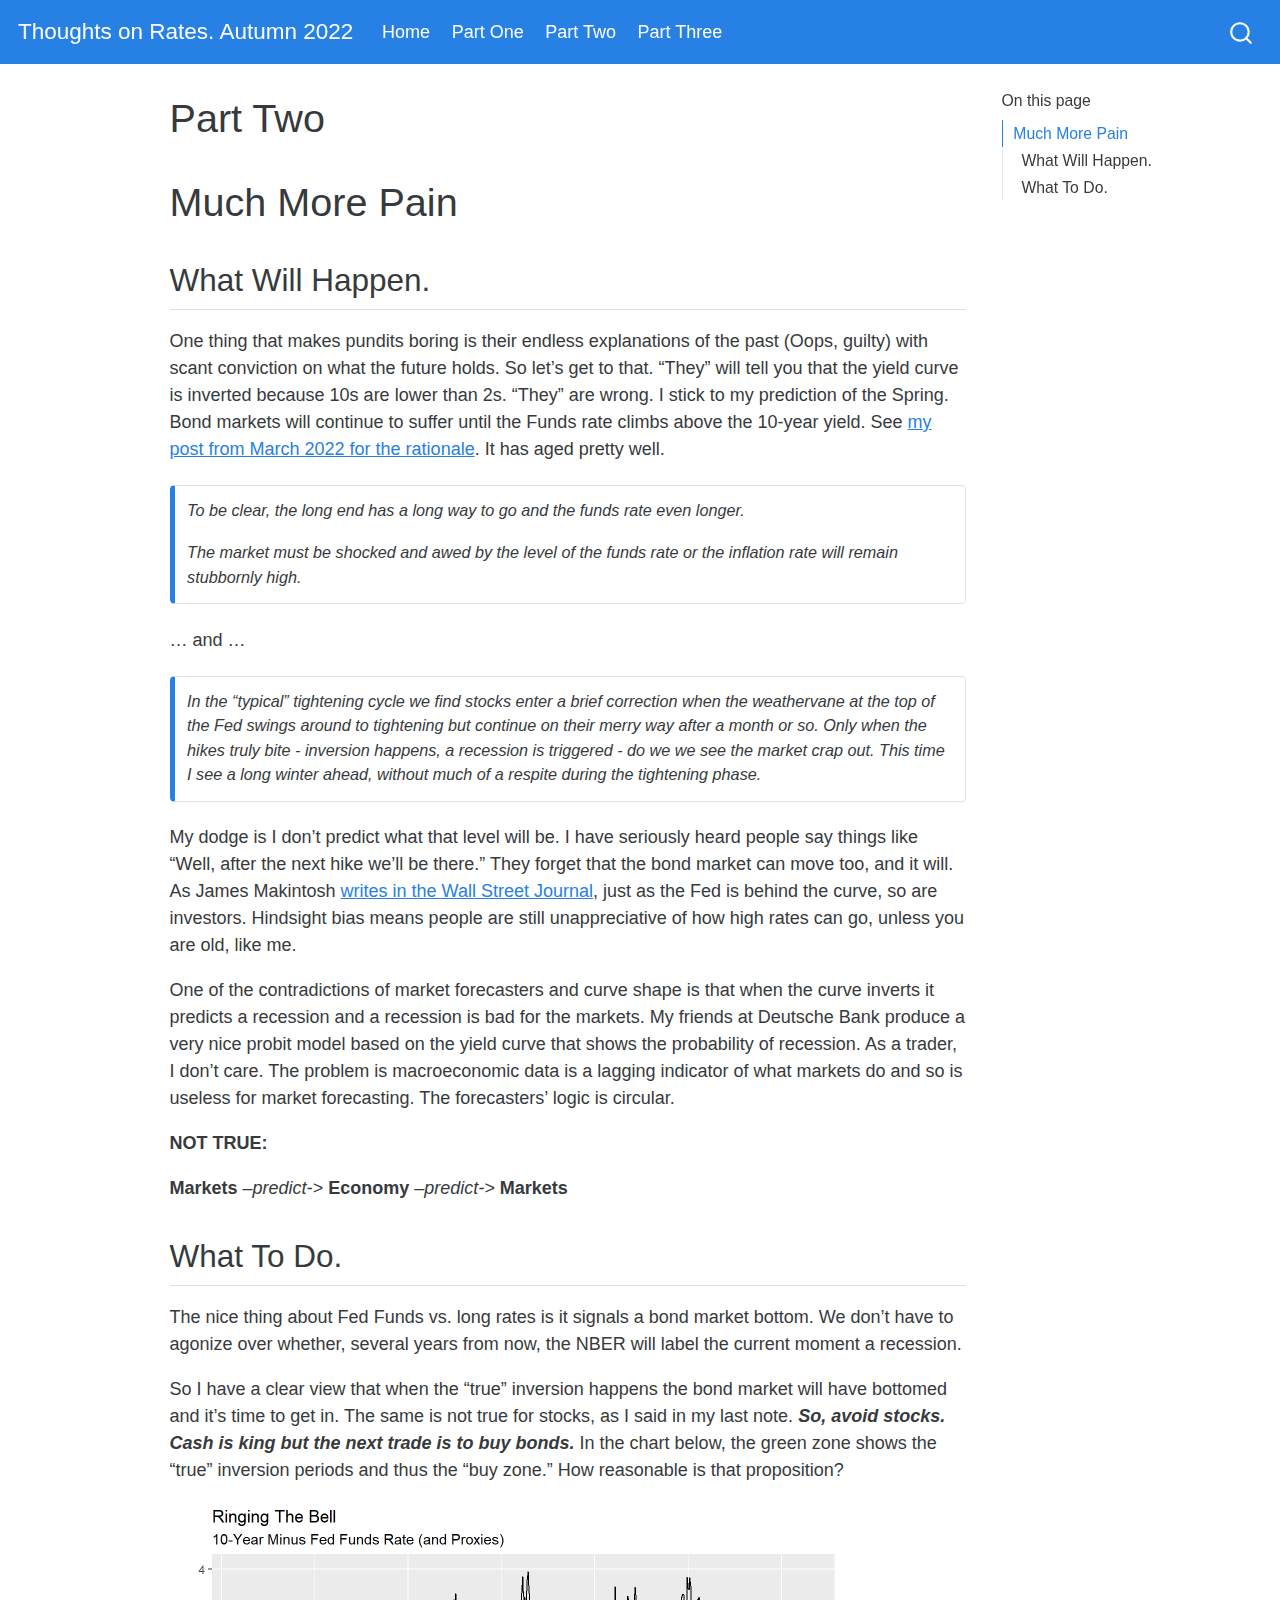
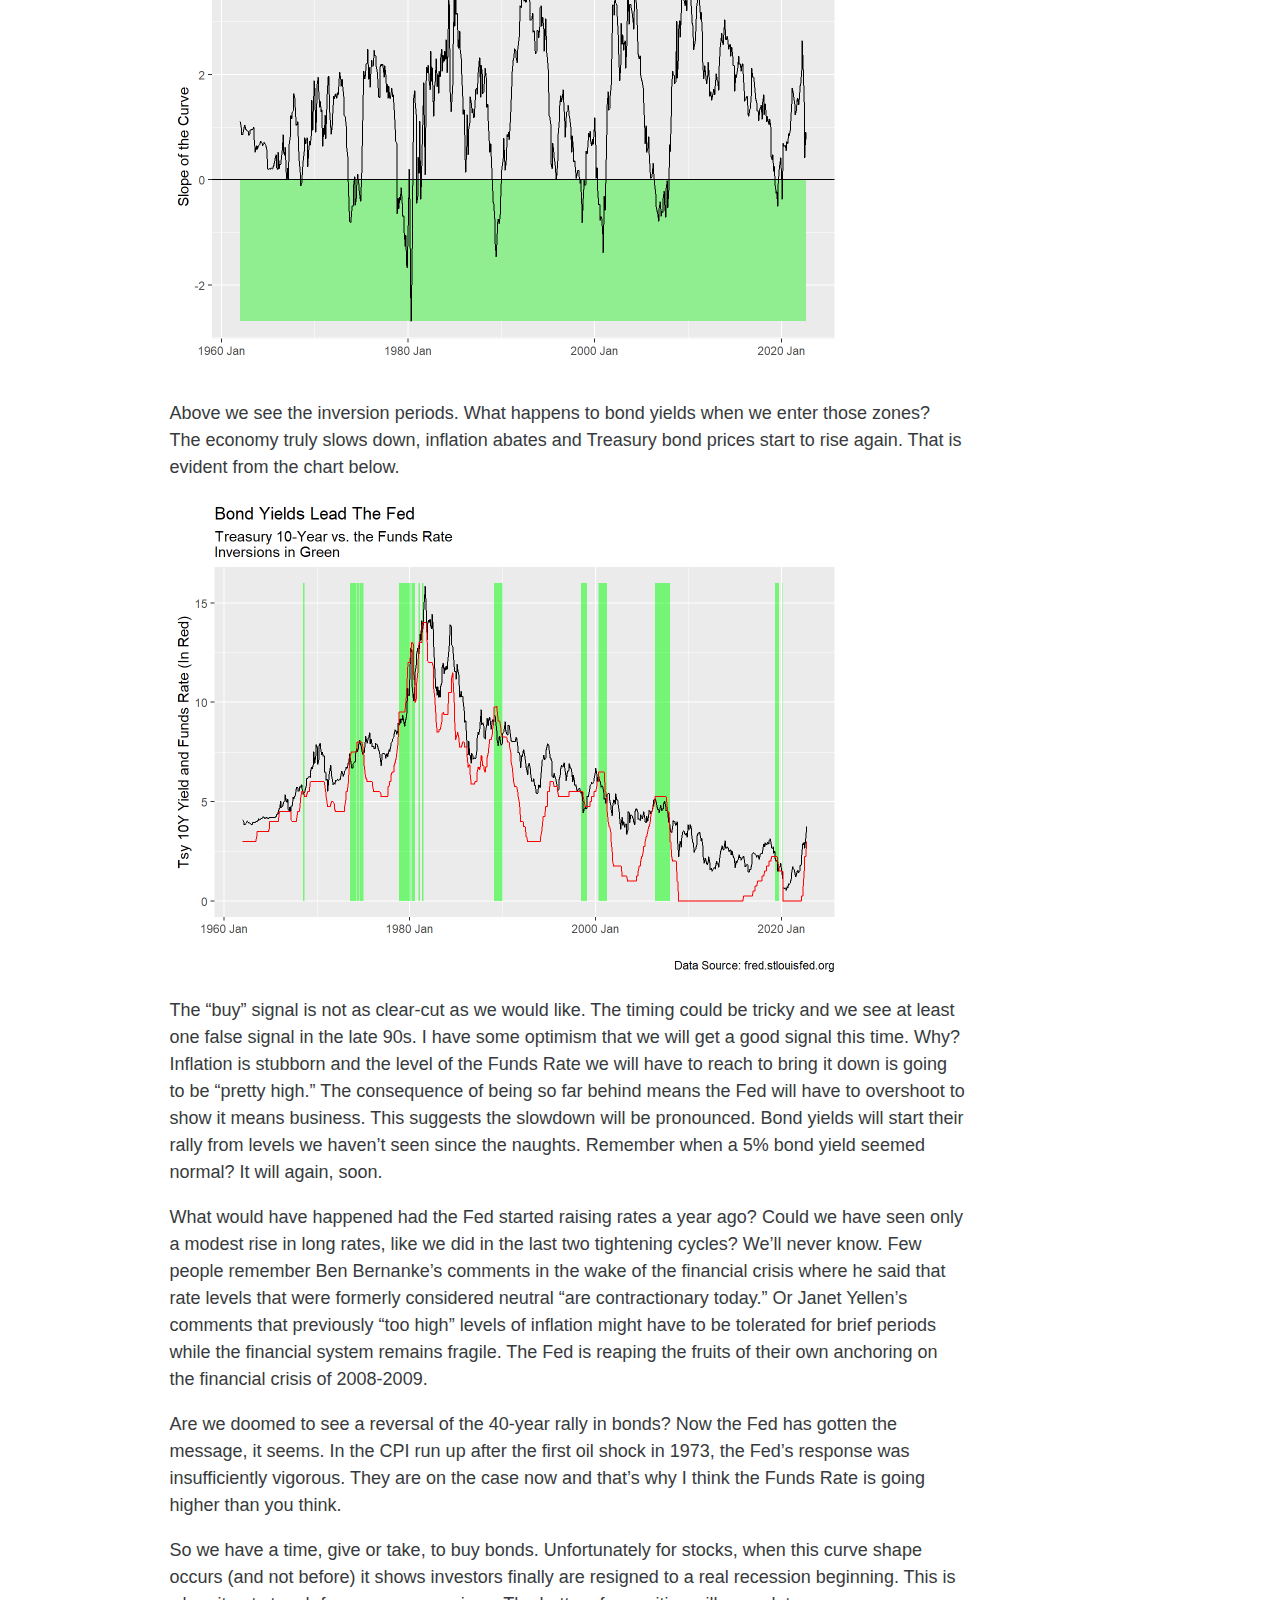
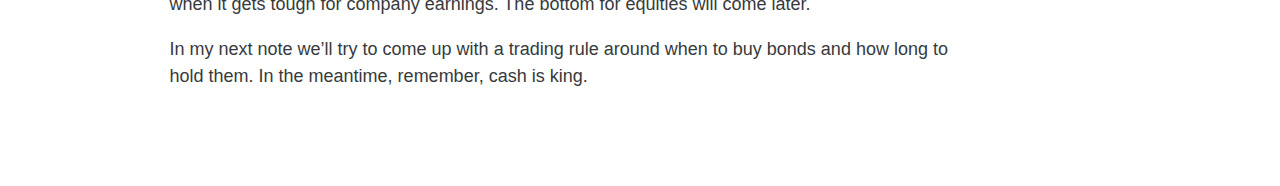
<file: docs/thoughts_pt2.html>
<!DOCTYPE html>
<html xmlns="http://www.w3.org/1999/xhtml" lang="en" xml:lang="en"><head>

<meta charset="utf-8">
<meta name="generator" content="quarto-1.0.37">

<meta name="viewport" content="width=device-width, initial-scale=1.0, user-scalable=yes">


<title>Thoughts on Rates. Autumn 2022 - Part Two</title>
<style>
code{white-space: pre-wrap;}
span.smallcaps{font-variant: small-caps;}
span.underline{text-decoration: underline;}
div.column{display: inline-block; vertical-align: top; width: 50%;}
div.hanging-indent{margin-left: 1.5em; text-indent: -1.5em;}
ul.task-list{list-style: none;}
</style>


<script src="site_libs/quarto-nav/quarto-nav.js"></script>
<script src="site_libs/quarto-nav/headroom.min.js"></script>
<script src="site_libs/clipboard/clipboard.min.js"></script>
<script src="site_libs/quarto-search/autocomplete.umd.js"></script>
<script src="site_libs/quarto-search/fuse.min.js"></script>
<script src="site_libs/quarto-search/quarto-search.js"></script>
<meta name="quarto:offset" content="./">
<script src="site_libs/quarto-html/quarto.js"></script>
<script src="site_libs/quarto-html/popper.min.js"></script>
<script src="site_libs/quarto-html/tippy.umd.min.js"></script>
<script src="site_libs/quarto-html/anchor.min.js"></script>
<link href="site_libs/quarto-html/tippy.css" rel="stylesheet">
<link href="site_libs/quarto-html/quarto-syntax-highlighting.css" rel="stylesheet" id="quarto-text-highlighting-styles">
<script src="site_libs/bootstrap/bootstrap.min.js"></script>
<link href="site_libs/bootstrap/bootstrap-icons.css" rel="stylesheet">
<link href="site_libs/bootstrap/bootstrap.min.css" rel="stylesheet" id="quarto-bootstrap" data-mode="light">
<script id="quarto-search-options" type="application/json">{
  "location": "navbar",
  "copy-button": false,
  "collapse-after": 3,
  "panel-placement": "end",
  "type": "overlay",
  "limit": 20,
  "language": {
    "search-no-results-text": "No results",
    "search-matching-documents-text": "matching documents",
    "search-copy-link-title": "Copy link to search",
    "search-hide-matches-text": "Hide additional matches",
    "search-more-match-text": "more match in this document",
    "search-more-matches-text": "more matches in this document",
    "search-clear-button-title": "Clear",
    "search-detached-cancel-button-title": "Cancel",
    "search-submit-button-title": "Submit"
  }
}</script>


<link rel="stylesheet" href="styles.css">
</head>

<body class="nav-fixed">

<div id="quarto-search-results"></div>
  <header id="quarto-header" class="headroom fixed-top">
    <nav class="navbar navbar-expand-lg navbar-dark ">
      <div class="navbar-container container-fluid">
      <a class="navbar-brand" href="./index.html">
    <span class="navbar-title">Thoughts on Rates. Autumn 2022</span>
  </a>
          <button class="navbar-toggler" type="button" data-bs-toggle="collapse" data-bs-target="#navbarCollapse" aria-controls="navbarCollapse" aria-expanded="false" aria-label="Toggle navigation" onclick="if (window.quartoToggleHeadroom) { window.quartoToggleHeadroom(); }">
  <span class="navbar-toggler-icon"></span>
</button>
          <div class="collapse navbar-collapse" id="navbarCollapse">
            <ul class="navbar-nav navbar-nav-scroll me-auto">
  <li class="nav-item">
    <a class="nav-link" href="./index.html">Home</a>
  </li>  
  <li class="nav-item">
    <a class="nav-link" href="./thoughts_pt1.html">Part One</a>
  </li>  
  <li class="nav-item">
    <a class="nav-link active" href="./thoughts_pt2.html" aria-current="page">Part Two</a>
  </li>  
  <li class="nav-item">
    <a class="nav-link" href="./thoughts_pt3.html">Part Three</a>
  </li>  
</ul>
              <div id="quarto-search" class="" title="Search"></div>
          </div> <!-- /navcollapse -->
      </div> <!-- /container-fluid -->
    </nav>
</header>
<!-- content -->
<div id="quarto-content" class="quarto-container page-columns page-rows-contents page-layout-article page-navbar">
<!-- sidebar -->
<!-- margin-sidebar -->
    <div id="quarto-margin-sidebar" class="sidebar margin-sidebar">
        <nav id="TOC" role="doc-toc">
    <h2 id="toc-title">On this page</h2>
   
  <ul>
  <li><a href="#much-more-pain" id="toc-much-more-pain" class="nav-link active" data-scroll-target="#much-more-pain">Much More Pain</a>
  <ul class="collapse">
  <li><a href="#what-will-happen." id="toc-what-will-happen." class="nav-link" data-scroll-target="#what-will-happen.">What Will Happen.</a></li>
  <li><a href="#what-to-do." id="toc-what-to-do." class="nav-link" data-scroll-target="#what-to-do.">What To Do.</a></li>
  </ul></li>
  </ul>
</nav>
    </div>
<!-- main -->
<main class="content" id="quarto-document-content">

<header id="title-block-header" class="quarto-title-block default">
<div class="quarto-title">
<h1 class="title">Part Two</h1>
</div>



<div class="quarto-title-meta">

    
    
  </div>
  

</header>

<section id="much-more-pain" class="level1">
<h1>Much More Pain</h1>
<div class="cell">

</div>
<section id="what-will-happen." class="level2">
<h2 class="anchored" data-anchor-id="what-will-happen.">What Will Happen.</h2>
<p>One thing that makes pundits boring is their endless explanations of the past (Oops, guilty) with scant conviction on what the future holds. So let’s get to that. “They” will tell you that the yield curve is inverted because 10s are lower than 2s. “They” are wrong. I stick to my prediction of the Spring. Bond markets will continue to suffer until the Funds rate climbs above the 10-year yield. See <a href="https://www.linkedin.com/posts/asteinmetz_markets-activity-6914653620307140610-wgYi">my post from March 2022 for the rationale</a>. It has aged pretty well.</p>
<div class="callout-note callout callout-style-simple no-icon">
<div class="callout-body d-flex">
<div class="callout-icon-container">
<i class="callout-icon no-icon"></i>
</div>
<div class="callout-body-container">
<p><em>To be clear, the long end has a long way to go and the funds rate even longer.</em>&nbsp;</p>
<p><em>The market must be shocked and awed by the level of the funds rate or the inflation rate will remain stubbornly high.</em></p>
</div>
</div>
</div>
<p>… and …</p>
<div class="callout-note callout callout-style-simple no-icon">
<div class="callout-body d-flex">
<div class="callout-icon-container">
<i class="callout-icon no-icon"></i>
</div>
<div class="callout-body-container">
<p><em>In the “typical” tightening cycle we find stocks enter a brief correction when the weathervane at the top of the Fed swings around to tightening but continue on their merry way after a month or so.&nbsp;Only when the hikes truly bite - inversion happens, a recession is triggered - do we we see the market crap out.&nbsp;This time I see a long winter ahead, without much of a respite during the tightening phase.</em></p>
</div>
</div>
</div>
<p>My dodge is I don’t predict what that level will be. I have seriously heard people say things like “Well, after the next hike we’ll be there.” They forget that the bond market can move too, and it will. As James Makintosh <a href="https://www.wsj.com/articles/markets-keep-making-the-same-mistake-about-inflation-11663163494?mod=markets_lead_pos6">writes in the Wall Street Journal</a>, just as the Fed is behind the curve, so are investors. Hindsight bias means people are still unappreciative of how high rates can go, unless you are old, like me.</p>
<p>One of the contradictions of market forecasters and curve shape is that when the curve inverts it predicts a recession and a recession is bad for the markets. My friends at Deutsche Bank produce a very nice probit model based on the yield curve that shows the probability of recession. As a trader, I don’t care. The problem is macroeconomic data is a lagging indicator of what markets do and so is useless for market forecasting. The forecasters’ logic is circular.</p>
<p><strong>NOT TRUE:</strong></p>
<p><strong>Markets</strong> <em>–predict-&gt;</em> <strong>Economy</strong> <em>–predict-&gt;</em> <strong>Markets</strong></p>
</section>
<section id="what-to-do." class="level2">
<h2 class="anchored" data-anchor-id="what-to-do.">What To Do.</h2>
<p>The nice thing about Fed Funds vs.&nbsp;long rates is it signals a bond market bottom. We don’t have to agonize over whether, several years from now, the NBER will label the current moment a recession.</p>
<p>So I have a clear view that when the “true” inversion happens the bond market will have bottomed and it’s time to get in. The same is not true for stocks, as I said in my last note. <strong><em>So, avoid stocks. Cash is king but the next trade is to buy bonds.</em></strong> In the chart below, the green zone shows the “true” inversion periods and thus the “buy zone.” How reasonable is that proposition?</p>
<div class="cell">
<div class="cell-output-display">
<p><img src="thoughts_pt2_files/figure-html/ring_the_bell-1.png" class="img-fluid" width="672"></p>
</div>
</div>
<p>Above we see the inversion periods. What happens to bond yields when we enter those zones? The economy truly slows down, inflation abates and Treasury bond prices start to rise again. That is evident from the chart below.</p>
<div class="cell">
<div class="cell-output-display">
<p><img src="thoughts_pt2_files/figure-html/yeilds_lead_fed-1.png" class="img-fluid" width="672"></p>
</div>
</div>
<p>The “buy” signal is not as clear-cut as we would like. The timing could be tricky and we see at least one false signal in the late 90s. I have some optimism that we will get a good signal this time. Why? Inflation is stubborn and the level of the Funds Rate we will have to reach to bring it down is going to be “pretty high.” The consequence of being so far behind means the Fed will have to overshoot to show it means business. This suggests the slowdown will be pronounced. Bond yields will start their rally from levels we haven’t seen since the naughts. Remember when a 5% bond yield seemed normal? It will again, soon.</p>
<p>What would have happened had the Fed started raising rates a year ago? Could we have seen only a modest rise in long rates, like we did in the last two tightening cycles? We’ll never know. Few people remember Ben Bernanke’s comments in the wake of the financial crisis where he said that rate levels that were formerly considered neutral “are contractionary today.” Or Janet Yellen’s comments that previously “too high” levels of inflation might have to be tolerated for brief periods while the financial system remains fragile. The Fed is reaping the fruits of their own anchoring on the financial crisis of 2008-2009.</p>
<p>Are we doomed to see a reversal of the 40-year rally in bonds? Now the Fed has gotten the message, it seems. In the CPI run up after the first oil shock in 1973, the Fed’s response was insufficiently vigorous. They are on the case now and that’s why I think the Funds Rate is going higher than you think.</p>
<p>So we have a time, give or take, to buy bonds. Unfortunately for stocks, when this curve shape occurs (and not before) it shows investors finally are resigned to a real recession beginning. This is when it gets tough for company earnings. The bottom for equities will come later.</p>
<p>In my next note we’ll try to come up with a trading rule around when to buy bonds and how long to hold them. In the meantime, remember, cash is king.</p>


</section>
</section>

</main> <!-- /main -->
<script id="quarto-html-after-body" type="application/javascript">
window.document.addEventListener("DOMContentLoaded", function (event) {
  const toggleBodyColorMode = (bsSheetEl) => {
    const mode = bsSheetEl.getAttribute("data-mode");
    const bodyEl = window.document.querySelector("body");
    if (mode === "dark") {
      bodyEl.classList.add("quarto-dark");
      bodyEl.classList.remove("quarto-light");
    } else {
      bodyEl.classList.add("quarto-light");
      bodyEl.classList.remove("quarto-dark");
    }
  }
  const toggleBodyColorPrimary = () => {
    const bsSheetEl = window.document.querySelector("link#quarto-bootstrap");
    if (bsSheetEl) {
      toggleBodyColorMode(bsSheetEl);
    }
  }
  toggleBodyColorPrimary();  
  const icon = "";
  const anchorJS = new window.AnchorJS();
  anchorJS.options = {
    placement: 'right',
    icon: icon
  };
  anchorJS.add('.anchored');
  const clipboard = new window.ClipboardJS('.code-copy-button', {
    target: function(trigger) {
      return trigger.previousElementSibling;
    }
  });
  clipboard.on('success', function(e) {
    // button target
    const button = e.trigger;
    // don't keep focus
    button.blur();
    // flash "checked"
    button.classList.add('code-copy-button-checked');
    var currentTitle = button.getAttribute("title");
    button.setAttribute("title", "Copied!");
    setTimeout(function() {
      button.setAttribute("title", currentTitle);
      button.classList.remove('code-copy-button-checked');
    }, 1000);
    // clear code selection
    e.clearSelection();
  });
  function tippyHover(el, contentFn) {
    const config = {
      allowHTML: true,
      content: contentFn,
      maxWidth: 500,
      delay: 100,
      arrow: false,
      appendTo: function(el) {
          return el.parentElement;
      },
      interactive: true,
      interactiveBorder: 10,
      theme: 'quarto',
      placement: 'bottom-start'
    };
    window.tippy(el, config); 
  }
  const noterefs = window.document.querySelectorAll('a[role="doc-noteref"]');
  for (var i=0; i<noterefs.length; i++) {
    const ref = noterefs[i];
    tippyHover(ref, function() {
      let href = ref.getAttribute('href');
      try { href = new URL(href).hash; } catch {}
      const id = href.replace(/^#\/?/, "");
      const note = window.document.getElementById(id);
      return note.innerHTML;
    });
  }
  var bibliorefs = window.document.querySelectorAll('a[role="doc-biblioref"]');
  for (var i=0; i<bibliorefs.length; i++) {
    const ref = bibliorefs[i];
    const cites = ref.parentNode.getAttribute('data-cites').split(' ');
    tippyHover(ref, function() {
      var popup = window.document.createElement('div');
      cites.forEach(function(cite) {
        var citeDiv = window.document.createElement('div');
        citeDiv.classList.add('hanging-indent');
        citeDiv.classList.add('csl-entry');
        var biblioDiv = window.document.getElementById('ref-' + cite);
        if (biblioDiv) {
          citeDiv.innerHTML = biblioDiv.innerHTML;
        }
        popup.appendChild(citeDiv);
      });
      return popup.innerHTML;
    });
  }
});
</script>
</div> <!-- /content -->



</body></html>
</file>
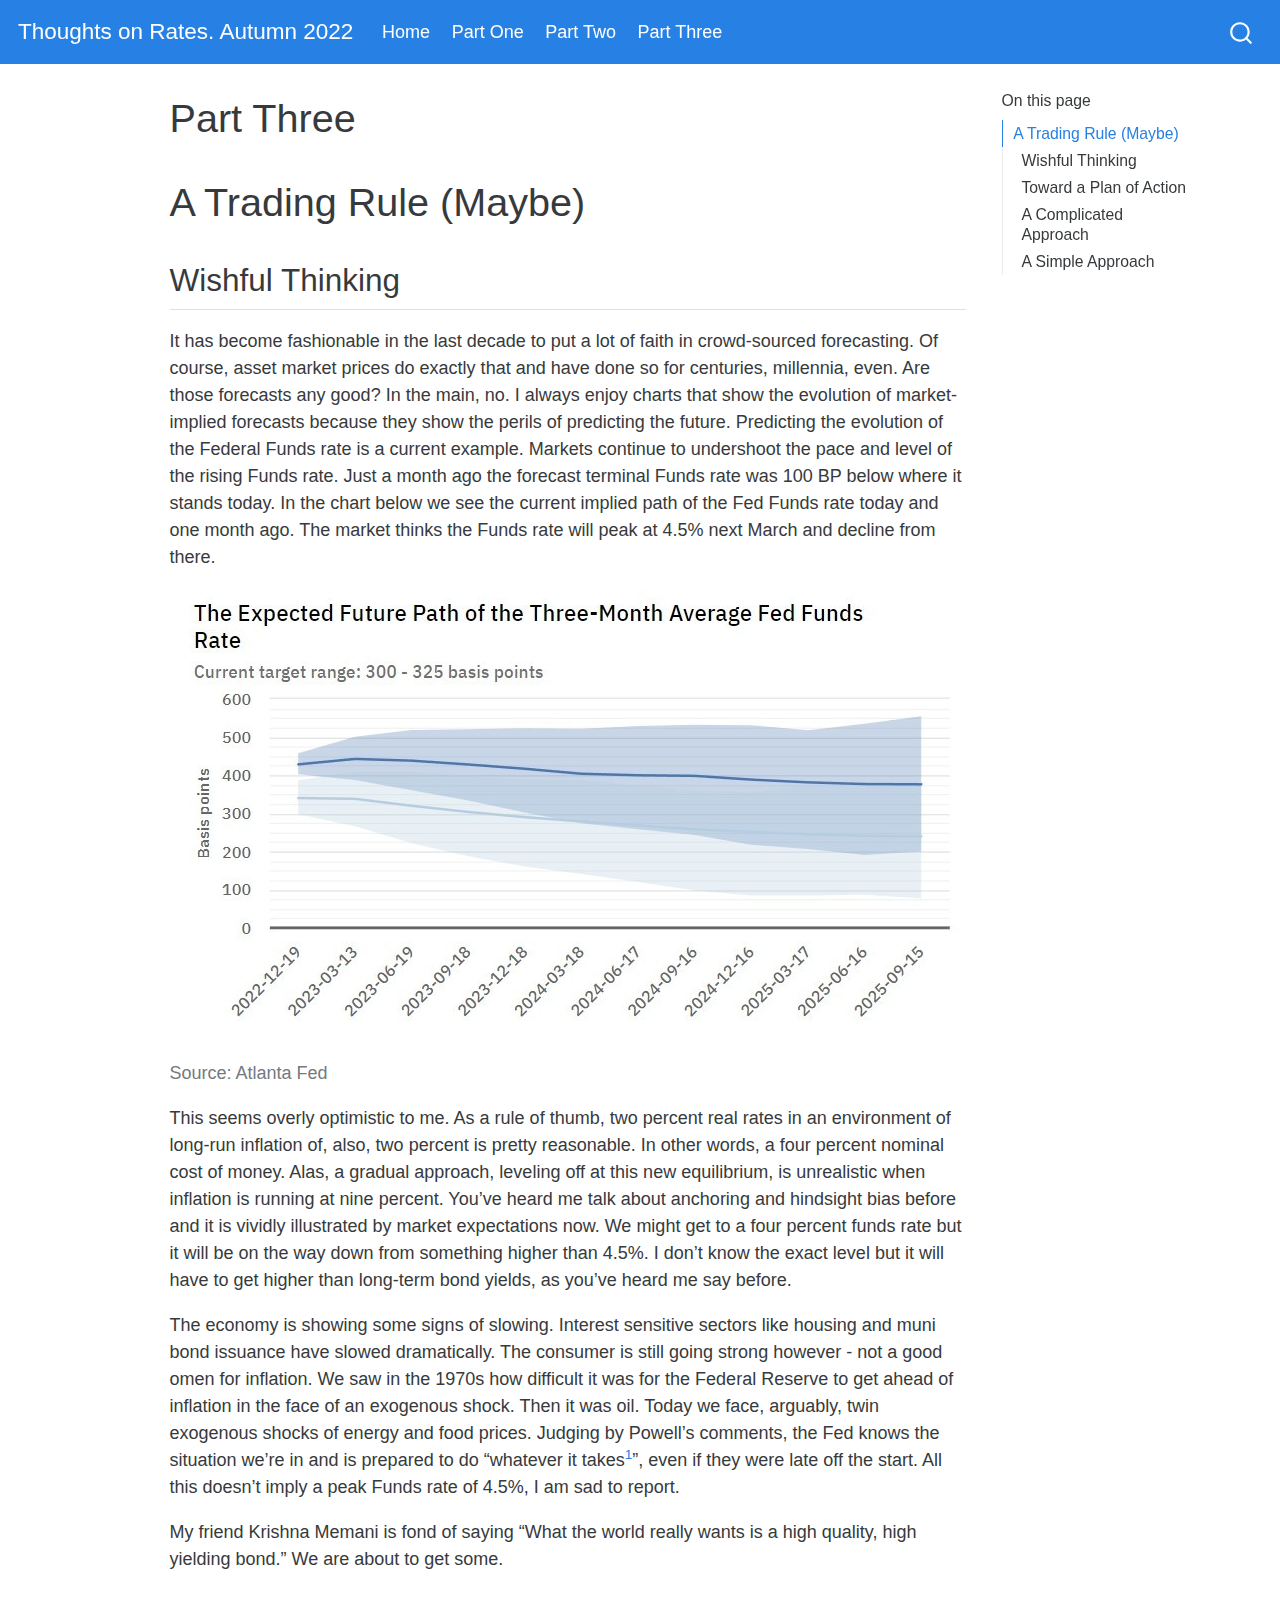
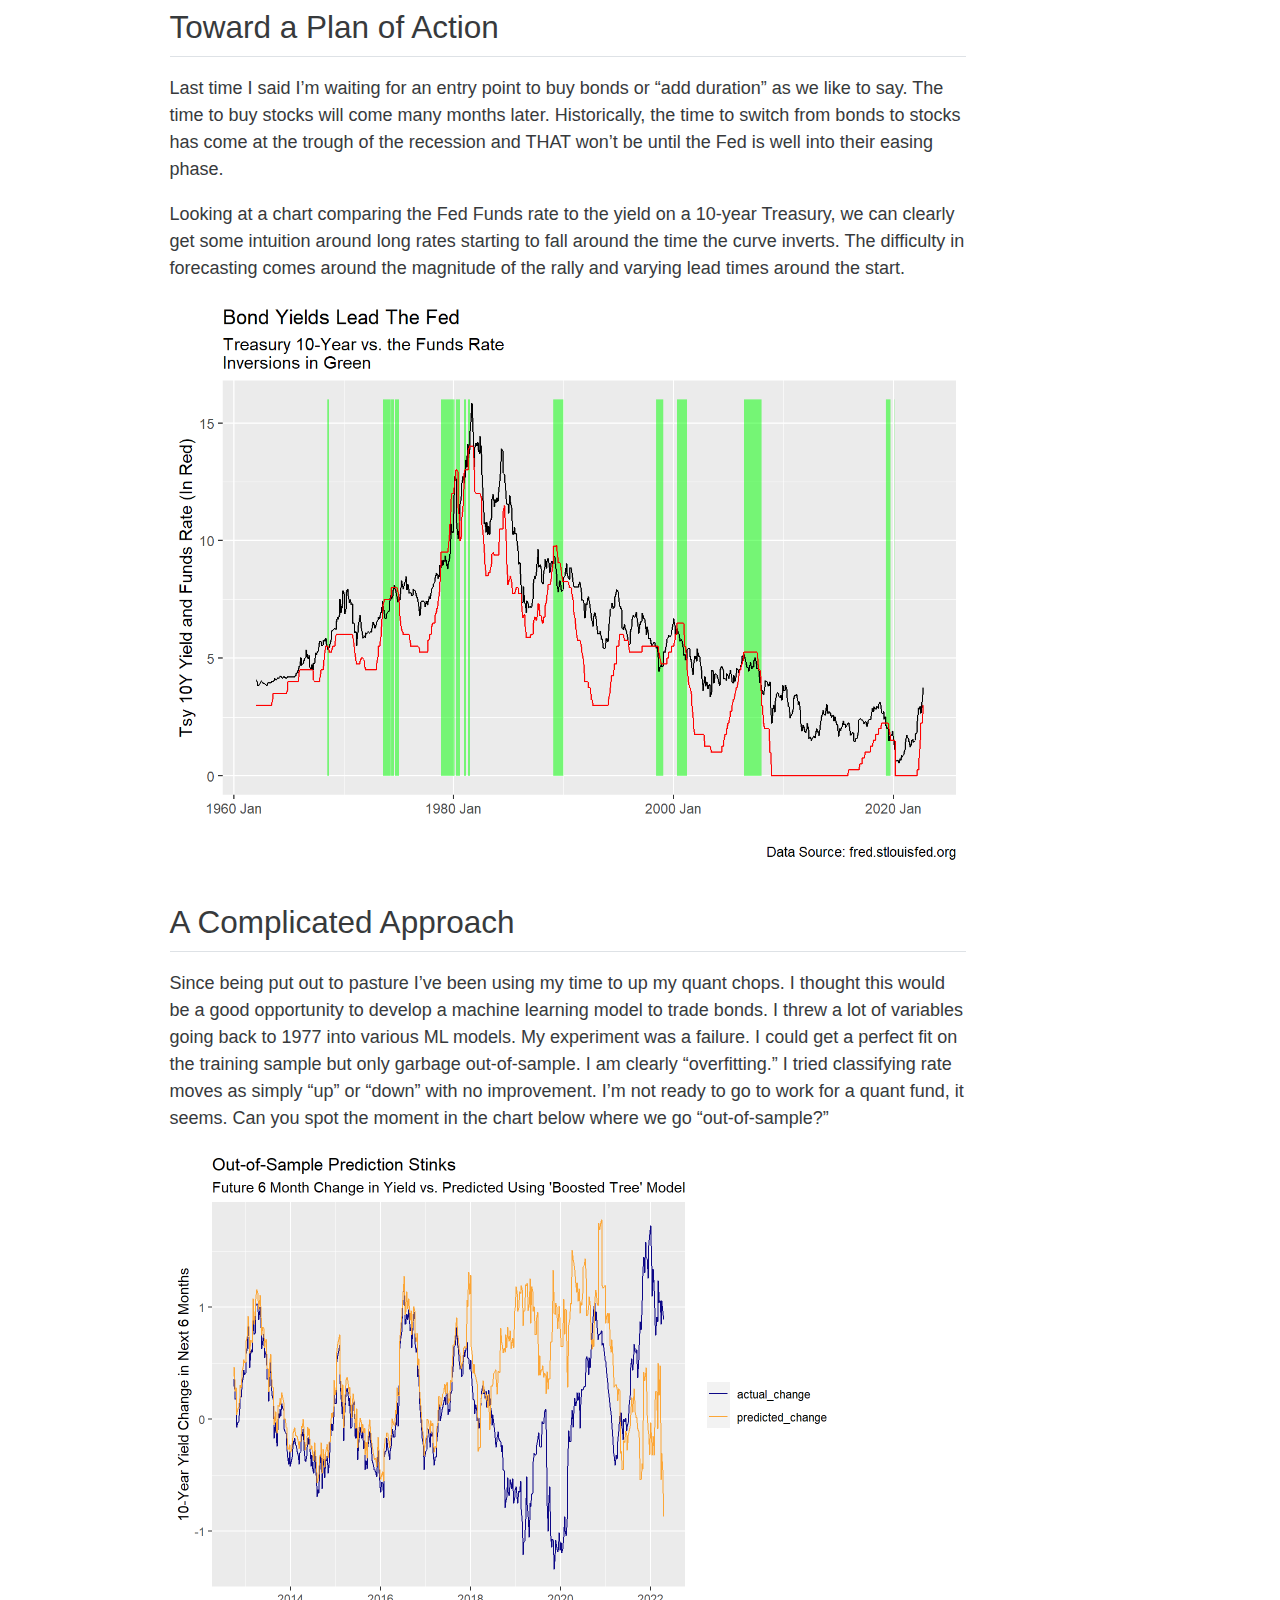
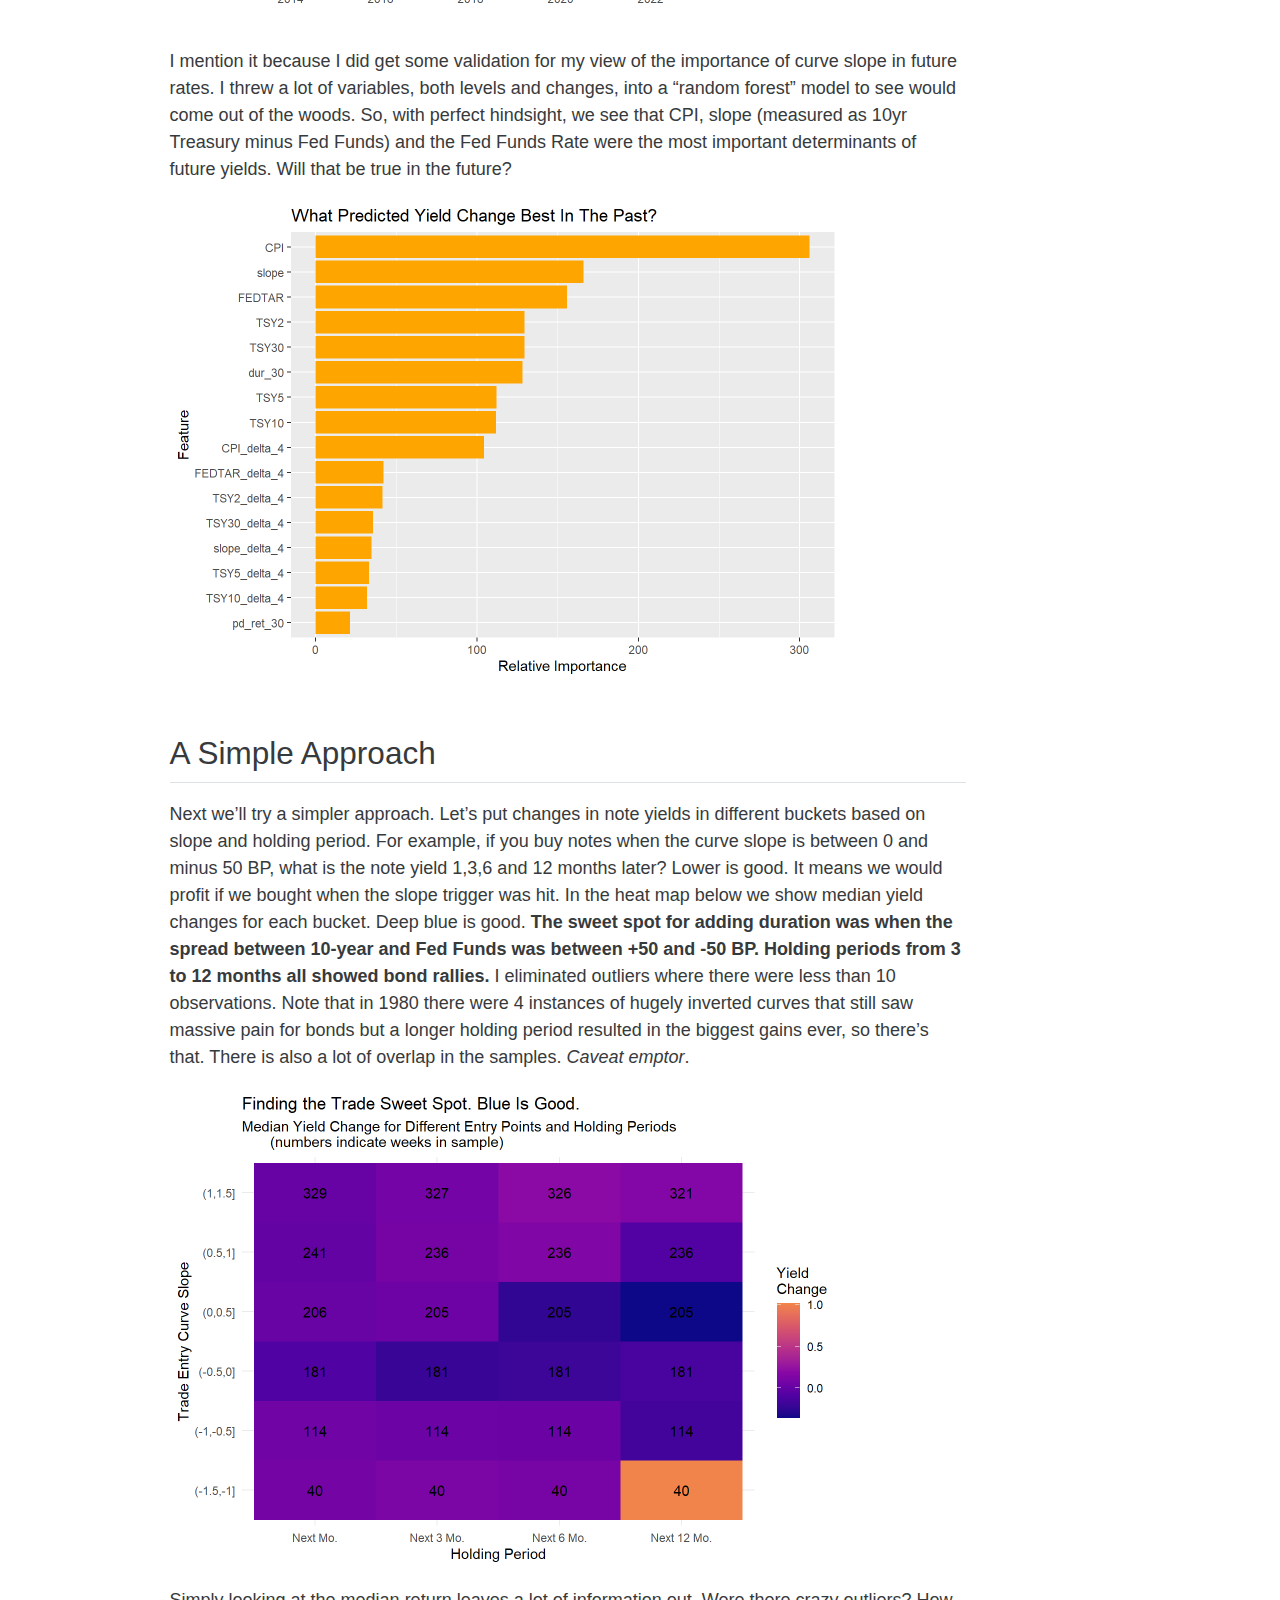
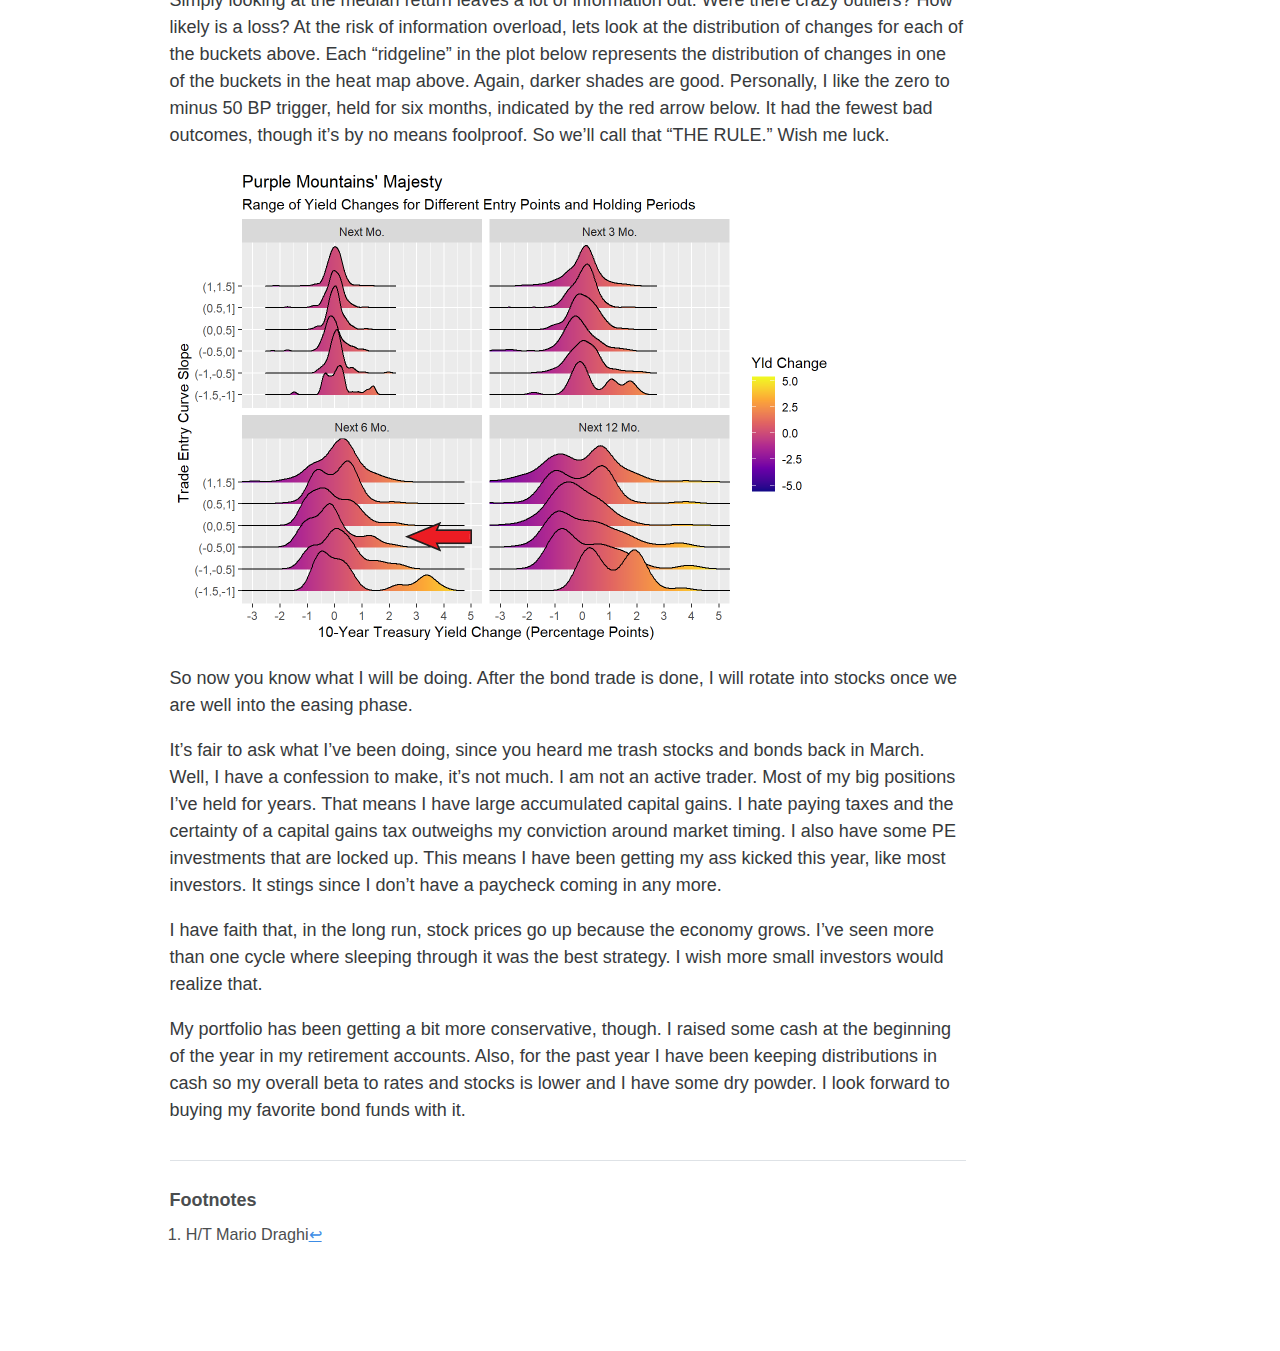
<file: docs/thoughts_pt3.html>
<!DOCTYPE html>
<html xmlns="http://www.w3.org/1999/xhtml" lang="en" xml:lang="en"><head>

<meta charset="utf-8">
<meta name="generator" content="quarto-1.0.37">

<meta name="viewport" content="width=device-width, initial-scale=1.0, user-scalable=yes">


<title>Thoughts on Rates. Autumn 2022 - Part Three</title>
<style>
code{white-space: pre-wrap;}
span.smallcaps{font-variant: small-caps;}
span.underline{text-decoration: underline;}
div.column{display: inline-block; vertical-align: top; width: 50%;}
div.hanging-indent{margin-left: 1.5em; text-indent: -1.5em;}
ul.task-list{list-style: none;}
</style>


<script src="site_libs/quarto-nav/quarto-nav.js"></script>
<script src="site_libs/quarto-nav/headroom.min.js"></script>
<script src="site_libs/clipboard/clipboard.min.js"></script>
<script src="site_libs/quarto-search/autocomplete.umd.js"></script>
<script src="site_libs/quarto-search/fuse.min.js"></script>
<script src="site_libs/quarto-search/quarto-search.js"></script>
<meta name="quarto:offset" content="./">
<script src="site_libs/quarto-html/quarto.js"></script>
<script src="site_libs/quarto-html/popper.min.js"></script>
<script src="site_libs/quarto-html/tippy.umd.min.js"></script>
<script src="site_libs/quarto-html/anchor.min.js"></script>
<link href="site_libs/quarto-html/tippy.css" rel="stylesheet">
<link href="site_libs/quarto-html/quarto-syntax-highlighting.css" rel="stylesheet" id="quarto-text-highlighting-styles">
<script src="site_libs/bootstrap/bootstrap.min.js"></script>
<link href="site_libs/bootstrap/bootstrap-icons.css" rel="stylesheet">
<link href="site_libs/bootstrap/bootstrap.min.css" rel="stylesheet" id="quarto-bootstrap" data-mode="light">
<script id="quarto-search-options" type="application/json">{
  "location": "navbar",
  "copy-button": false,
  "collapse-after": 3,
  "panel-placement": "end",
  "type": "overlay",
  "limit": 20,
  "language": {
    "search-no-results-text": "No results",
    "search-matching-documents-text": "matching documents",
    "search-copy-link-title": "Copy link to search",
    "search-hide-matches-text": "Hide additional matches",
    "search-more-match-text": "more match in this document",
    "search-more-matches-text": "more matches in this document",
    "search-clear-button-title": "Clear",
    "search-detached-cancel-button-title": "Cancel",
    "search-submit-button-title": "Submit"
  }
}</script>


<link rel="stylesheet" href="styles.css">
</head>

<body class="nav-fixed">

<div id="quarto-search-results"></div>
  <header id="quarto-header" class="headroom fixed-top">
    <nav class="navbar navbar-expand-lg navbar-dark ">
      <div class="navbar-container container-fluid">
      <a class="navbar-brand" href="./index.html">
    <span class="navbar-title">Thoughts on Rates. Autumn 2022</span>
  </a>
          <button class="navbar-toggler" type="button" data-bs-toggle="collapse" data-bs-target="#navbarCollapse" aria-controls="navbarCollapse" aria-expanded="false" aria-label="Toggle navigation" onclick="if (window.quartoToggleHeadroom) { window.quartoToggleHeadroom(); }">
  <span class="navbar-toggler-icon"></span>
</button>
          <div class="collapse navbar-collapse" id="navbarCollapse">
            <ul class="navbar-nav navbar-nav-scroll me-auto">
  <li class="nav-item">
    <a class="nav-link" href="./index.html">Home</a>
  </li>  
  <li class="nav-item">
    <a class="nav-link" href="./thoughts_pt1.html">Part One</a>
  </li>  
  <li class="nav-item">
    <a class="nav-link" href="./thoughts_pt2.html">Part Two</a>
  </li>  
  <li class="nav-item">
    <a class="nav-link active" href="./thoughts_pt3.html" aria-current="page">Part Three</a>
  </li>  
</ul>
              <div id="quarto-search" class="" title="Search"></div>
          </div> <!-- /navcollapse -->
      </div> <!-- /container-fluid -->
    </nav>
</header>
<!-- content -->
<div id="quarto-content" class="quarto-container page-columns page-rows-contents page-layout-article page-navbar">
<!-- sidebar -->
<!-- margin-sidebar -->
    <div id="quarto-margin-sidebar" class="sidebar margin-sidebar">
        <nav id="TOC" role="doc-toc">
    <h2 id="toc-title">On this page</h2>
   
  <ul>
  <li><a href="#a-trading-rule-maybe" id="toc-a-trading-rule-maybe" class="nav-link active" data-scroll-target="#a-trading-rule-maybe">A Trading Rule (Maybe)</a>
  <ul class="collapse">
  <li><a href="#wishful-thinking" id="toc-wishful-thinking" class="nav-link" data-scroll-target="#wishful-thinking">Wishful Thinking</a></li>
  <li><a href="#toward-a-plan-of-action" id="toc-toward-a-plan-of-action" class="nav-link" data-scroll-target="#toward-a-plan-of-action">Toward a Plan of Action</a></li>
  <li><a href="#a-complicated-approach" id="toc-a-complicated-approach" class="nav-link" data-scroll-target="#a-complicated-approach">A Complicated Approach</a></li>
  <li><a href="#a-simple-approach" id="toc-a-simple-approach" class="nav-link" data-scroll-target="#a-simple-approach">A Simple Approach</a></li>
  </ul></li>
  </ul>
</nav>
    </div>
<!-- main -->
<main class="content" id="quarto-document-content">

<header id="title-block-header" class="quarto-title-block default">
<div class="quarto-title">
<h1 class="title">Part Three</h1>
</div>



<div class="quarto-title-meta">

    
    
  </div>
  

</header>

<section id="a-trading-rule-maybe" class="level1">
<h1>A Trading Rule (Maybe)</h1>
<div class="cell">

</div>
<section id="wishful-thinking" class="level2">
<h2 class="anchored" data-anchor-id="wishful-thinking">Wishful Thinking</h2>
<p>It has become fashionable in the last decade to put a lot of faith in crowd-sourced forecasting. Of course, asset market prices do exactly that and have done so for centuries, millennia, even. Are those forecasts any good? In the main, no. I always enjoy charts that show the evolution of market-implied forecasts because they show the perils of predicting the future. Predicting the evolution of the Federal Funds rate is a current example. Markets continue to undershoot the pace and level of the rising Funds rate. Just a month ago the forecast terminal Funds rate was 100 BP below where it stands today. In the chart below we see the current implied path of the Fed Funds rate today and one month ago. The market thinks the Funds rate will peak at 4.5% next March and decline from there.</p>
<div class="quarto-figure quarto-figure-center">
<figure class="figure">
<p><img src="data/Atlanta_Fed.jpg" class="img-fluid figure-img"></p>
<p></p><figcaption class="figure-caption">Source: Atlanta Fed</figcaption><p></p>
</figure>
</div>
<p>This seems overly optimistic to me. As a rule of thumb, two percent real rates in an environment of long-run inflation of, also, two percent is pretty reasonable. In other words, a four percent nominal cost of money. Alas, a gradual approach, leveling off at this new equilibrium, is unrealistic when inflation is running at nine percent. You’ve heard me talk about anchoring and hindsight bias before and it is vividly illustrated by market expectations now. We might get to a four percent funds rate but it will be on the way down from something higher than 4.5%. I don’t know the exact level but it will have to get higher than long-term bond yields, as you’ve heard me say before.</p>
<p>The economy is showing some signs of slowing. Interest sensitive sectors like housing and muni bond issuance have slowed dramatically. The consumer is still going strong however - not a good omen for inflation. We saw in the 1970s how difficult it was for the Federal Reserve to get ahead of inflation in the face of an exogenous shock. Then it was oil. Today we face, arguably, twin exogenous shocks of energy and food prices. Judging by Powell’s comments, the Fed knows the situation we’re in and is prepared to do “whatever it takes<a href="#fn1" class="footnote-ref" id="fnref1" role="doc-noteref"><sup>1</sup></a>”, even if they were late off the start. All this doesn’t imply a peak Funds rate of 4.5%, I am sad to report.</p>
<p>My friend Krishna Memani is fond of saying “What the world really wants is a high quality, high yielding bond.” We are about to get some.</p>
</section>
<section id="toward-a-plan-of-action" class="level2">
<h2 class="anchored" data-anchor-id="toward-a-plan-of-action">Toward a Plan of Action</h2>
<p>Last time I said I’m waiting for an entry point to buy bonds or “add duration” as we like to say. The time to buy stocks will come many months later. Historically, the time to switch from bonds to stocks has come at the trough of the recession and THAT won’t be until the Fed is well into their easing phase.</p>
<p>Looking at a chart comparing the Fed Funds rate to the yield on a 10-year Treasury, we can clearly get some intuition around long rates starting to fall around the time the curve inverts. The difficulty in forecasting comes around the magnitude of the rally and varying lead times around the start.</p>
<p><img src="thoughts_on_rates_pt2_files/figure-html/yeilds_lead_fed-1.png" class="img-fluid"></p>
</section>
<section id="a-complicated-approach" class="level2">
<h2 class="anchored" data-anchor-id="a-complicated-approach">A Complicated Approach</h2>
<p>Since being put out to pasture I’ve been using my time to up my quant chops. I thought this would be a good opportunity to develop a machine learning model to trade bonds. I threw a lot of variables going back to 1977 into various ML models. My experiment was a failure. I could get a perfect fit on the training sample but only garbage out-of-sample. I am clearly “overfitting.” I tried classifying rate moves as simply “up” or “down” with no improvement. I’m not ready to go to work for a quant fund, it seems. Can you spot the moment in the chart below where we go “out-of-sample?”</p>
<div class="cell">
<div class="cell-output-display">
<p><img src="thoughts_pt3_files/figure-html/prediction_model-1.png" class="img-fluid" width="672"></p>
</div>
</div>
<p>I mention it because I did get some validation for my view of the importance of curve slope in future rates. I threw a lot of variables, both levels and changes, into a “random forest” model to see would come out of the woods. So, with perfect hindsight, we see that CPI, slope (measured as 10yr Treasury minus Fed Funds) and the Fed Funds Rate were the most important determinants of future yields. Will that be true in the future?</p>
<div class="cell">
<div class="cell-output-display">
<p><img src="thoughts_pt3_files/figure-html/best_predictors-1.png" class="img-fluid" width="672"></p>
</div>
</div>
</section>
<section id="a-simple-approach" class="level2">
<h2 class="anchored" data-anchor-id="a-simple-approach">A Simple Approach</h2>
<p>Next we’ll try a simpler approach. Let’s put changes in note yields in different buckets based on slope and holding period. For example, if you buy notes when the curve slope is between 0 and minus 50 BP, what is the note yield 1,3,6 and 12 months later? Lower is good. It means we would profit if we bought when the slope trigger was hit. In the heat map below we show median yield changes for each bucket. Deep blue is good. <strong>The sweet spot for adding duration was when the spread between 10-year and Fed Funds was between +50 and -50 BP. Holding periods from 3 to 12 months all showed bond rallies.</strong> I eliminated outliers where there were less than 10 observations. Note that in 1980 there were 4 instances of hugely inverted curves that still saw massive pain for bonds but a longer holding period resulted in the biggest gains ever, so there’s that. There is also a lot of overlap in the samples. <em>Caveat emptor</em>.</p>
<div class="cell">
<div class="cell-output-display">
<p><img src="thoughts_pt3_files/figure-html/heatmap-1.png" class="img-fluid" width="672"></p>
</div>
</div>
<p>Simply looking at the median return leaves a lot of information out. Were there crazy outliers? How likely is a loss? At the risk of information overload, lets look at the distribution of changes for each of the buckets above. Each “ridgeline” in the plot below represents the distribution of changes in one of the buckets in the heat map above. Again, darker shades are good. Personally, I like the zero to minus 50 BP trigger, held for six months, indicated by the red arrow below. It had the fewest bad outcomes, though it’s by no means foolproof. So we’ll call that “THE RULE.” Wish me luck.</p>
<div class="cell">
<div class="cell-output-display">
<p><img src="thoughts_pt3_files/figure-html/ridgelines-1.png" class="img-fluid" width="672"></p>
</div>
</div>
<p>So now you know what I will be doing. After the bond trade is done, I will rotate into stocks once we are well into the easing phase.</p>
<p>It’s fair to ask what I’ve been doing, since you heard me trash stocks and bonds back in March. Well, I have a confession to make, it’s not much. I am not an active trader. Most of my big positions I’ve held for years. That means I have large accumulated capital gains. I hate paying taxes and the certainty of a capital gains tax outweighs my conviction around market timing. I also have some PE investments that are locked up. This means I have been getting my ass kicked this year, like most investors. It stings since I don’t have a paycheck coming in any more.</p>
<p>I have faith that, in the long run, stock prices go up because the economy grows. I’ve seen more than one cycle where sleeping through it was the best strategy. I wish more small investors would realize that.</p>
<p>My portfolio has been getting a bit more conservative, though. I raised some cash at the beginning of the year in my retirement accounts. Also, for the past year I have been keeping distributions in cash so my overall beta to rates and stocks is lower and I have some dry powder. I look forward to buying my favorite bond funds with it.</p>


</section>
</section>


<div id="quarto-appendix" class="default"><section class="footnotes footnotes-end-of-document" role="doc-endnotes"><h2 class="anchored quarto-appendix-heading">Footnotes</h2>

<ol>
<li id="fn1" role="doc-endnote"><p>H/T Mario Draghi<a href="#fnref1" class="footnote-back" role="doc-backlink">↩︎</a></p></li>
</ol>
</section></div></main> <!-- /main -->
<script id="quarto-html-after-body" type="application/javascript">
window.document.addEventListener("DOMContentLoaded", function (event) {
  const toggleBodyColorMode = (bsSheetEl) => {
    const mode = bsSheetEl.getAttribute("data-mode");
    const bodyEl = window.document.querySelector("body");
    if (mode === "dark") {
      bodyEl.classList.add("quarto-dark");
      bodyEl.classList.remove("quarto-light");
    } else {
      bodyEl.classList.add("quarto-light");
      bodyEl.classList.remove("quarto-dark");
    }
  }
  const toggleBodyColorPrimary = () => {
    const bsSheetEl = window.document.querySelector("link#quarto-bootstrap");
    if (bsSheetEl) {
      toggleBodyColorMode(bsSheetEl);
    }
  }
  toggleBodyColorPrimary();  
  const icon = "";
  const anchorJS = new window.AnchorJS();
  anchorJS.options = {
    placement: 'right',
    icon: icon
  };
  anchorJS.add('.anchored');
  const clipboard = new window.ClipboardJS('.code-copy-button', {
    target: function(trigger) {
      return trigger.previousElementSibling;
    }
  });
  clipboard.on('success', function(e) {
    // button target
    const button = e.trigger;
    // don't keep focus
    button.blur();
    // flash "checked"
    button.classList.add('code-copy-button-checked');
    var currentTitle = button.getAttribute("title");
    button.setAttribute("title", "Copied!");
    setTimeout(function() {
      button.setAttribute("title", currentTitle);
      button.classList.remove('code-copy-button-checked');
    }, 1000);
    // clear code selection
    e.clearSelection();
  });
  function tippyHover(el, contentFn) {
    const config = {
      allowHTML: true,
      content: contentFn,
      maxWidth: 500,
      delay: 100,
      arrow: false,
      appendTo: function(el) {
          return el.parentElement;
      },
      interactive: true,
      interactiveBorder: 10,
      theme: 'quarto',
      placement: 'bottom-start'
    };
    window.tippy(el, config); 
  }
  const noterefs = window.document.querySelectorAll('a[role="doc-noteref"]');
  for (var i=0; i<noterefs.length; i++) {
    const ref = noterefs[i];
    tippyHover(ref, function() {
      let href = ref.getAttribute('href');
      try { href = new URL(href).hash; } catch {}
      const id = href.replace(/^#\/?/, "");
      const note = window.document.getElementById(id);
      return note.innerHTML;
    });
  }
  var bibliorefs = window.document.querySelectorAll('a[role="doc-biblioref"]');
  for (var i=0; i<bibliorefs.length; i++) {
    const ref = bibliorefs[i];
    const cites = ref.parentNode.getAttribute('data-cites').split(' ');
    tippyHover(ref, function() {
      var popup = window.document.createElement('div');
      cites.forEach(function(cite) {
        var citeDiv = window.document.createElement('div');
        citeDiv.classList.add('hanging-indent');
        citeDiv.classList.add('csl-entry');
        var biblioDiv = window.document.getElementById('ref-' + cite);
        if (biblioDiv) {
          citeDiv.innerHTML = biblioDiv.innerHTML;
        }
        popup.appendChild(citeDiv);
      });
      return popup.innerHTML;
    });
  }
});
</script>
</div> <!-- /content -->



</body></html>
</file>
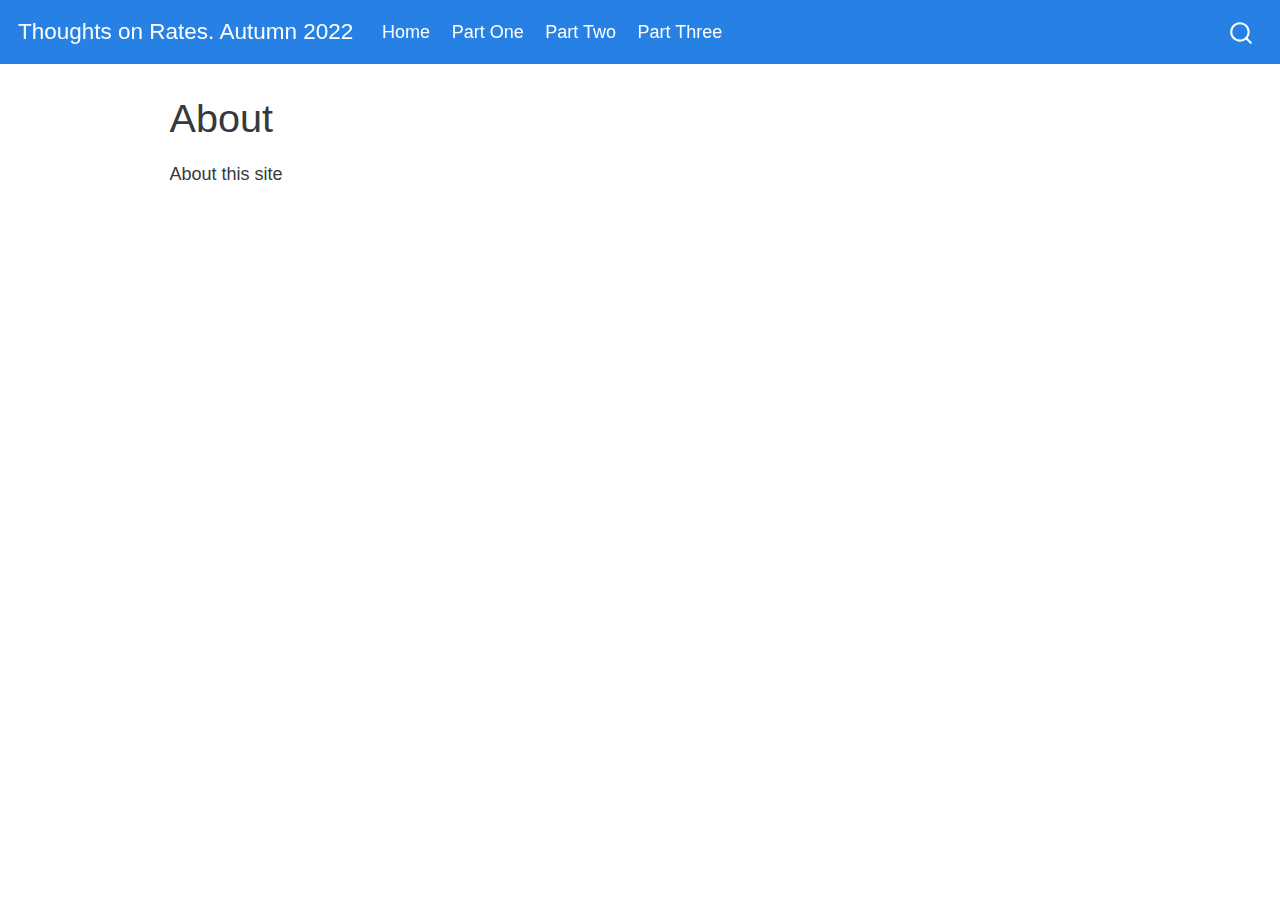
<file: site/about.html>
<!DOCTYPE html>
<html xmlns="http://www.w3.org/1999/xhtml" lang="en" xml:lang="en"><head>

<meta charset="utf-8">
<meta name="generator" content="quarto-1.0.37">

<meta name="viewport" content="width=device-width, initial-scale=1.0, user-scalable=yes">


<title>Thoughts on Rates. Autumn 2022 - About</title>
<style>
code{white-space: pre-wrap;}
span.smallcaps{font-variant: small-caps;}
span.underline{text-decoration: underline;}
div.column{display: inline-block; vertical-align: top; width: 50%;}
div.hanging-indent{margin-left: 1.5em; text-indent: -1.5em;}
ul.task-list{list-style: none;}
</style>


<script src="site_libs/quarto-nav/quarto-nav.js"></script>
<script src="site_libs/quarto-nav/headroom.min.js"></script>
<script src="site_libs/clipboard/clipboard.min.js"></script>
<script src="site_libs/quarto-search/autocomplete.umd.js"></script>
<script src="site_libs/quarto-search/fuse.min.js"></script>
<script src="site_libs/quarto-search/quarto-search.js"></script>
<meta name="quarto:offset" content="./">
<script src="site_libs/quarto-html/quarto.js"></script>
<script src="site_libs/quarto-html/popper.min.js"></script>
<script src="site_libs/quarto-html/tippy.umd.min.js"></script>
<script src="site_libs/quarto-html/anchor.min.js"></script>
<link href="site_libs/quarto-html/tippy.css" rel="stylesheet">
<link href="site_libs/quarto-html/quarto-syntax-highlighting.css" rel="stylesheet" id="quarto-text-highlighting-styles">
<script src="site_libs/bootstrap/bootstrap.min.js"></script>
<link href="site_libs/bootstrap/bootstrap-icons.css" rel="stylesheet">
<link href="site_libs/bootstrap/bootstrap.min.css" rel="stylesheet" id="quarto-bootstrap" data-mode="light">
<script id="quarto-search-options" type="application/json">{
  "location": "navbar",
  "copy-button": false,
  "collapse-after": 3,
  "panel-placement": "end",
  "type": "overlay",
  "limit": 20,
  "language": {
    "search-no-results-text": "No results",
    "search-matching-documents-text": "matching documents",
    "search-copy-link-title": "Copy link to search",
    "search-hide-matches-text": "Hide additional matches",
    "search-more-match-text": "more match in this document",
    "search-more-matches-text": "more matches in this document",
    "search-clear-button-title": "Clear",
    "search-detached-cancel-button-title": "Cancel",
    "search-submit-button-title": "Submit"
  }
}</script>


<link rel="stylesheet" href="styles.css">
</head>

<body class="nav-fixed">

<div id="quarto-search-results"></div>
  <header id="quarto-header" class="headroom fixed-top">
    <nav class="navbar navbar-expand-lg navbar-dark ">
      <div class="navbar-container container-fluid">
      <a class="navbar-brand" href="./index.html">
    <span class="navbar-title">Thoughts on Rates. Autumn 2022</span>
  </a>
          <button class="navbar-toggler" type="button" data-bs-toggle="collapse" data-bs-target="#navbarCollapse" aria-controls="navbarCollapse" aria-expanded="false" aria-label="Toggle navigation" onclick="if (window.quartoToggleHeadroom) { window.quartoToggleHeadroom(); }">
  <span class="navbar-toggler-icon"></span>
</button>
          <div class="collapse navbar-collapse" id="navbarCollapse">
            <ul class="navbar-nav navbar-nav-scroll me-auto">
  <li class="nav-item">
    <a class="nav-link" href="./index.html">Home</a>
  </li>  
  <li class="nav-item">
    <a class="nav-link" href="./thoughts_on_rates_pt1.html">Part One</a>
  </li>  
  <li class="nav-item">
    <a class="nav-link" href="./thoughts_on_rates_pt2.html">Part Two</a>
  </li>  
  <li class="nav-item">
    <a class="nav-link" href="./thoughts_on_rates_pt3.html">Part Three</a>
  </li>  
</ul>
              <div id="quarto-search" class="" title="Search"></div>
          </div> <!-- /navcollapse -->
      </div> <!-- /container-fluid -->
    </nav>
</header>
<!-- content -->
<div id="quarto-content" class="quarto-container page-columns page-rows-contents page-layout-article page-navbar">
<!-- sidebar -->
<!-- margin-sidebar -->
    <div id="quarto-margin-sidebar" class="sidebar margin-sidebar">
        
    </div>
<!-- main -->
<main class="content" id="quarto-document-content">

<header id="title-block-header" class="quarto-title-block default">
<div class="quarto-title">
<h1 class="title">About</h1>
</div>



<div class="quarto-title-meta">

    
    
  </div>
  

</header>

<p>About this site</p>



</main> <!-- /main -->
<script id="quarto-html-after-body" type="application/javascript">
window.document.addEventListener("DOMContentLoaded", function (event) {
  const toggleBodyColorMode = (bsSheetEl) => {
    const mode = bsSheetEl.getAttribute("data-mode");
    const bodyEl = window.document.querySelector("body");
    if (mode === "dark") {
      bodyEl.classList.add("quarto-dark");
      bodyEl.classList.remove("quarto-light");
    } else {
      bodyEl.classList.add("quarto-light");
      bodyEl.classList.remove("quarto-dark");
    }
  }
  const toggleBodyColorPrimary = () => {
    const bsSheetEl = window.document.querySelector("link#quarto-bootstrap");
    if (bsSheetEl) {
      toggleBodyColorMode(bsSheetEl);
    }
  }
  toggleBodyColorPrimary();  
  const icon = "";
  const anchorJS = new window.AnchorJS();
  anchorJS.options = {
    placement: 'right',
    icon: icon
  };
  anchorJS.add('.anchored');
  const clipboard = new window.ClipboardJS('.code-copy-button', {
    target: function(trigger) {
      return trigger.previousElementSibling;
    }
  });
  clipboard.on('success', function(e) {
    // button target
    const button = e.trigger;
    // don't keep focus
    button.blur();
    // flash "checked"
    button.classList.add('code-copy-button-checked');
    var currentTitle = button.getAttribute("title");
    button.setAttribute("title", "Copied!");
    setTimeout(function() {
      button.setAttribute("title", currentTitle);
      button.classList.remove('code-copy-button-checked');
    }, 1000);
    // clear code selection
    e.clearSelection();
  });
  function tippyHover(el, contentFn) {
    const config = {
      allowHTML: true,
      content: contentFn,
      maxWidth: 500,
      delay: 100,
      arrow: false,
      appendTo: function(el) {
          return el.parentElement;
      },
      interactive: true,
      interactiveBorder: 10,
      theme: 'quarto',
      placement: 'bottom-start'
    };
    window.tippy(el, config); 
  }
  const noterefs = window.document.querySelectorAll('a[role="doc-noteref"]');
  for (var i=0; i<noterefs.length; i++) {
    const ref = noterefs[i];
    tippyHover(ref, function() {
      let href = ref.getAttribute('href');
      try { href = new URL(href).hash; } catch {}
      const id = href.replace(/^#\/?/, "");
      const note = window.document.getElementById(id);
      return note.innerHTML;
    });
  }
  var bibliorefs = window.document.querySelectorAll('a[role="doc-biblioref"]');
  for (var i=0; i<bibliorefs.length; i++) {
    const ref = bibliorefs[i];
    const cites = ref.parentNode.getAttribute('data-cites').split(' ');
    tippyHover(ref, function() {
      var popup = window.document.createElement('div');
      cites.forEach(function(cite) {
        var citeDiv = window.document.createElement('div');
        citeDiv.classList.add('hanging-indent');
        citeDiv.classList.add('csl-entry');
        var biblioDiv = window.document.getElementById('ref-' + cite);
        if (biblioDiv) {
          citeDiv.innerHTML = biblioDiv.innerHTML;
        }
        popup.appendChild(citeDiv);
      });
      return popup.innerHTML;
    });
  }
});
</script>
</div> <!-- /content -->



</body></html>
</file>
<file: docs/site_libs/quarto-html/tippy.css>
.tippy-box[data-animation=fade][data-state=hidden]{opacity:0}[data-tippy-root]{max-width:calc(100vw - 10px)}.tippy-box{position:relative;background-color:#333;color:#fff;border-radius:4px;font-size:14px;line-height:1.4;white-space:normal;outline:0;transition-property:transform,visibility,opacity}.tippy-box[data-placement^=top]>.tippy-arrow{bottom:0}.tippy-box[data-placement^=top]>.tippy-arrow:before{bottom:-7px;left:0;border-width:8px 8px 0;border-top-color:initial;transform-origin:center top}.tippy-box[data-placement^=bottom]>.tippy-arrow{top:0}.tippy-box[data-placement^=bottom]>.tippy-arrow:before{top:-7px;left:0;border-width:0 8px 8px;border-bottom-color:initial;transform-origin:center bottom}.tippy-box[data-placement^=left]>.tippy-arrow{right:0}.tippy-box[data-placement^=left]>.tippy-arrow:before{border-width:8px 0 8px 8px;border-left-color:initial;right:-7px;transform-origin:center left}.tippy-box[data-placement^=right]>.tippy-arrow{left:0}.tippy-box[data-placement^=right]>.tippy-arrow:before{left:-7px;border-width:8px 8px 8px 0;border-right-color:initial;transform-origin:center right}.tippy-box[data-inertia][data-state=visible]{transition-timing-function:cubic-bezier(.54,1.5,.38,1.11)}.tippy-arrow{width:16px;height:16px;color:#333}.tippy-arrow:before{content:"";position:absolute;border-color:transparent;border-style:solid}.tippy-content{position:relative;padding:5px 9px;z-index:1}
</file>
<file: docs/site_libs/quarto-html/quarto-syntax-highlighting.css>
/* quarto syntax highlight colors */
:root {
  --quarto-hl-ot-color: #003B4F;
  --quarto-hl-at-color: #657422;
  --quarto-hl-ss-color: #20794D;
  --quarto-hl-an-color: #5E5E5E;
  --quarto-hl-fu-color: #4758AB;
  --quarto-hl-st-color: #20794D;
  --quarto-hl-cf-color: #003B4F;
  --quarto-hl-op-color: #5E5E5E;
  --quarto-hl-er-color: #AD0000;
  --quarto-hl-bn-color: #AD0000;
  --quarto-hl-al-color: #AD0000;
  --quarto-hl-va-color: #111111;
  --quarto-hl-bu-color: inherit;
  --quarto-hl-ex-color: inherit;
  --quarto-hl-pp-color: #AD0000;
  --quarto-hl-in-color: #5E5E5E;
  --quarto-hl-vs-color: #20794D;
  --quarto-hl-wa-color: #5E5E5E;
  --quarto-hl-do-color: #5E5E5E;
  --quarto-hl-im-color: #00769E;
  --quarto-hl-ch-color: #20794D;
  --quarto-hl-dt-color: #AD0000;
  --quarto-hl-fl-color: #AD0000;
  --quarto-hl-co-color: #5E5E5E;
  --quarto-hl-cv-color: #5E5E5E;
  --quarto-hl-cn-color: #8f5902;
  --quarto-hl-sc-color: #5E5E5E;
  --quarto-hl-dv-color: #AD0000;
  --quarto-hl-kw-color: #003B4F;
}

/* other quarto variables */
:root {
  --quarto-font-monospace: SFMono-Regular, Menlo, Monaco, Consolas, "Liberation Mono", "Courier New", monospace;
}

pre > code.sourceCode > span {
  color: #003B4F;
}

code span {
  color: #003B4F;
}

code.sourceCode > span {
  color: #003B4F;
}

div.sourceCode,
div.sourceCode pre.sourceCode {
  color: #003B4F;
}

code span.ot {
  color: #003B4F;
}

code span.at {
  color: #657422;
}

code span.ss {
  color: #20794D;
}

code span.an {
  color: #5E5E5E;
}

code span.fu {
  color: #4758AB;
}

code span.st {
  color: #20794D;
}

code span.cf {
  color: #003B4F;
}

code span.op {
  color: #5E5E5E;
}

code span.er {
  color: #AD0000;
}

code span.bn {
  color: #AD0000;
}

code span.al {
  color: #AD0000;
}

code span.va {
  color: #111111;
}

code span.pp {
  color: #AD0000;
}

code span.in {
  color: #5E5E5E;
}

code span.vs {
  color: #20794D;
}

code span.wa {
  color: #5E5E5E;
  font-style: italic;
}

code span.do {
  color: #5E5E5E;
  font-style: italic;
}

code span.im {
  color: #00769E;
}

code span.ch {
  color: #20794D;
}

code span.dt {
  color: #AD0000;
}

code span.fl {
  color: #AD0000;
}

code span.co {
  color: #5E5E5E;
}

code span.cv {
  color: #5E5E5E;
  font-style: italic;
}

code span.cn {
  color: #8f5902;
}

code span.sc {
  color: #5E5E5E;
}

code span.dv {
  color: #AD0000;
}

code span.kw {
  color: #003B4F;
}

.prevent-inlining {
  content: "</";
}

/*# sourceMappingURL=debc5d5d77c3f9108843748ff7464032.css.map */
</file>
<file: docs/styles.css>
/* css styles */
</file>
<file: site/site_libs/quarto-html/tippy.css>
.tippy-box[data-animation=fade][data-state=hidden]{opacity:0}[data-tippy-root]{max-width:calc(100vw - 10px)}.tippy-box{position:relative;background-color:#333;color:#fff;border-radius:4px;font-size:14px;line-height:1.4;white-space:normal;outline:0;transition-property:transform,visibility,opacity}.tippy-box[data-placement^=top]>.tippy-arrow{bottom:0}.tippy-box[data-placement^=top]>.tippy-arrow:before{bottom:-7px;left:0;border-width:8px 8px 0;border-top-color:initial;transform-origin:center top}.tippy-box[data-placement^=bottom]>.tippy-arrow{top:0}.tippy-box[data-placement^=bottom]>.tippy-arrow:before{top:-7px;left:0;border-width:0 8px 8px;border-bottom-color:initial;transform-origin:center bottom}.tippy-box[data-placement^=left]>.tippy-arrow{right:0}.tippy-box[data-placement^=left]>.tippy-arrow:before{border-width:8px 0 8px 8px;border-left-color:initial;right:-7px;transform-origin:center left}.tippy-box[data-placement^=right]>.tippy-arrow{left:0}.tippy-box[data-placement^=right]>.tippy-arrow:before{left:-7px;border-width:8px 8px 8px 0;border-right-color:initial;transform-origin:center right}.tippy-box[data-inertia][data-state=visible]{transition-timing-function:cubic-bezier(.54,1.5,.38,1.11)}.tippy-arrow{width:16px;height:16px;color:#333}.tippy-arrow:before{content:"";position:absolute;border-color:transparent;border-style:solid}.tippy-content{position:relative;padding:5px 9px;z-index:1}
</file>
<file: site/site_libs/quarto-html/quarto-syntax-highlighting.css>
/* quarto syntax highlight colors */
:root {
  --quarto-hl-ot-color: #003B4F;
  --quarto-hl-at-color: #657422;
  --quarto-hl-ss-color: #20794D;
  --quarto-hl-an-color: #5E5E5E;
  --quarto-hl-fu-color: #4758AB;
  --quarto-hl-st-color: #20794D;
  --quarto-hl-cf-color: #003B4F;
  --quarto-hl-op-color: #5E5E5E;
  --quarto-hl-er-color: #AD0000;
  --quarto-hl-bn-color: #AD0000;
  --quarto-hl-al-color: #AD0000;
  --quarto-hl-va-color: #111111;
  --quarto-hl-bu-color: inherit;
  --quarto-hl-ex-color: inherit;
  --quarto-hl-pp-color: #AD0000;
  --quarto-hl-in-color: #5E5E5E;
  --quarto-hl-vs-color: #20794D;
  --quarto-hl-wa-color: #5E5E5E;
  --quarto-hl-do-color: #5E5E5E;
  --quarto-hl-im-color: #00769E;
  --quarto-hl-ch-color: #20794D;
  --quarto-hl-dt-color: #AD0000;
  --quarto-hl-fl-color: #AD0000;
  --quarto-hl-co-color: #5E5E5E;
  --quarto-hl-cv-color: #5E5E5E;
  --quarto-hl-cn-color: #8f5902;
  --quarto-hl-sc-color: #5E5E5E;
  --quarto-hl-dv-color: #AD0000;
  --quarto-hl-kw-color: #003B4F;
}

/* other quarto variables */
:root {
  --quarto-font-monospace: SFMono-Regular, Menlo, Monaco, Consolas, "Liberation Mono", "Courier New", monospace;
}

pre > code.sourceCode > span {
  color: #003B4F;
}

code span {
  color: #003B4F;
}

code.sourceCode > span {
  color: #003B4F;
}

div.sourceCode,
div.sourceCode pre.sourceCode {
  color: #003B4F;
}

code span.ot {
  color: #003B4F;
}

code span.at {
  color: #657422;
}

code span.ss {
  color: #20794D;
}

code span.an {
  color: #5E5E5E;
}

code span.fu {
  color: #4758AB;
}

code span.st {
  color: #20794D;
}

code span.cf {
  color: #003B4F;
}

code span.op {
  color: #5E5E5E;
}

code span.er {
  color: #AD0000;
}

code span.bn {
  color: #AD0000;
}

code span.al {
  color: #AD0000;
}

code span.va {
  color: #111111;
}

code span.pp {
  color: #AD0000;
}

code span.in {
  color: #5E5E5E;
}

code span.vs {
  color: #20794D;
}

code span.wa {
  color: #5E5E5E;
  font-style: italic;
}

code span.do {
  color: #5E5E5E;
  font-style: italic;
}

code span.im {
  color: #00769E;
}

code span.ch {
  color: #20794D;
}

code span.dt {
  color: #AD0000;
}

code span.fl {
  color: #AD0000;
}

code span.co {
  color: #5E5E5E;
}

code span.cv {
  color: #5E5E5E;
  font-style: italic;
}

code span.cn {
  color: #8f5902;
}

code span.sc {
  color: #5E5E5E;
}

code span.dv {
  color: #AD0000;
}

code span.kw {
  color: #003B4F;
}

.prevent-inlining {
  content: "</";
}

/*# sourceMappingURL=debc5d5d77c3f9108843748ff7464032.css.map */
</file>
<file: site/styles.css>
/* css styles */
</file>
